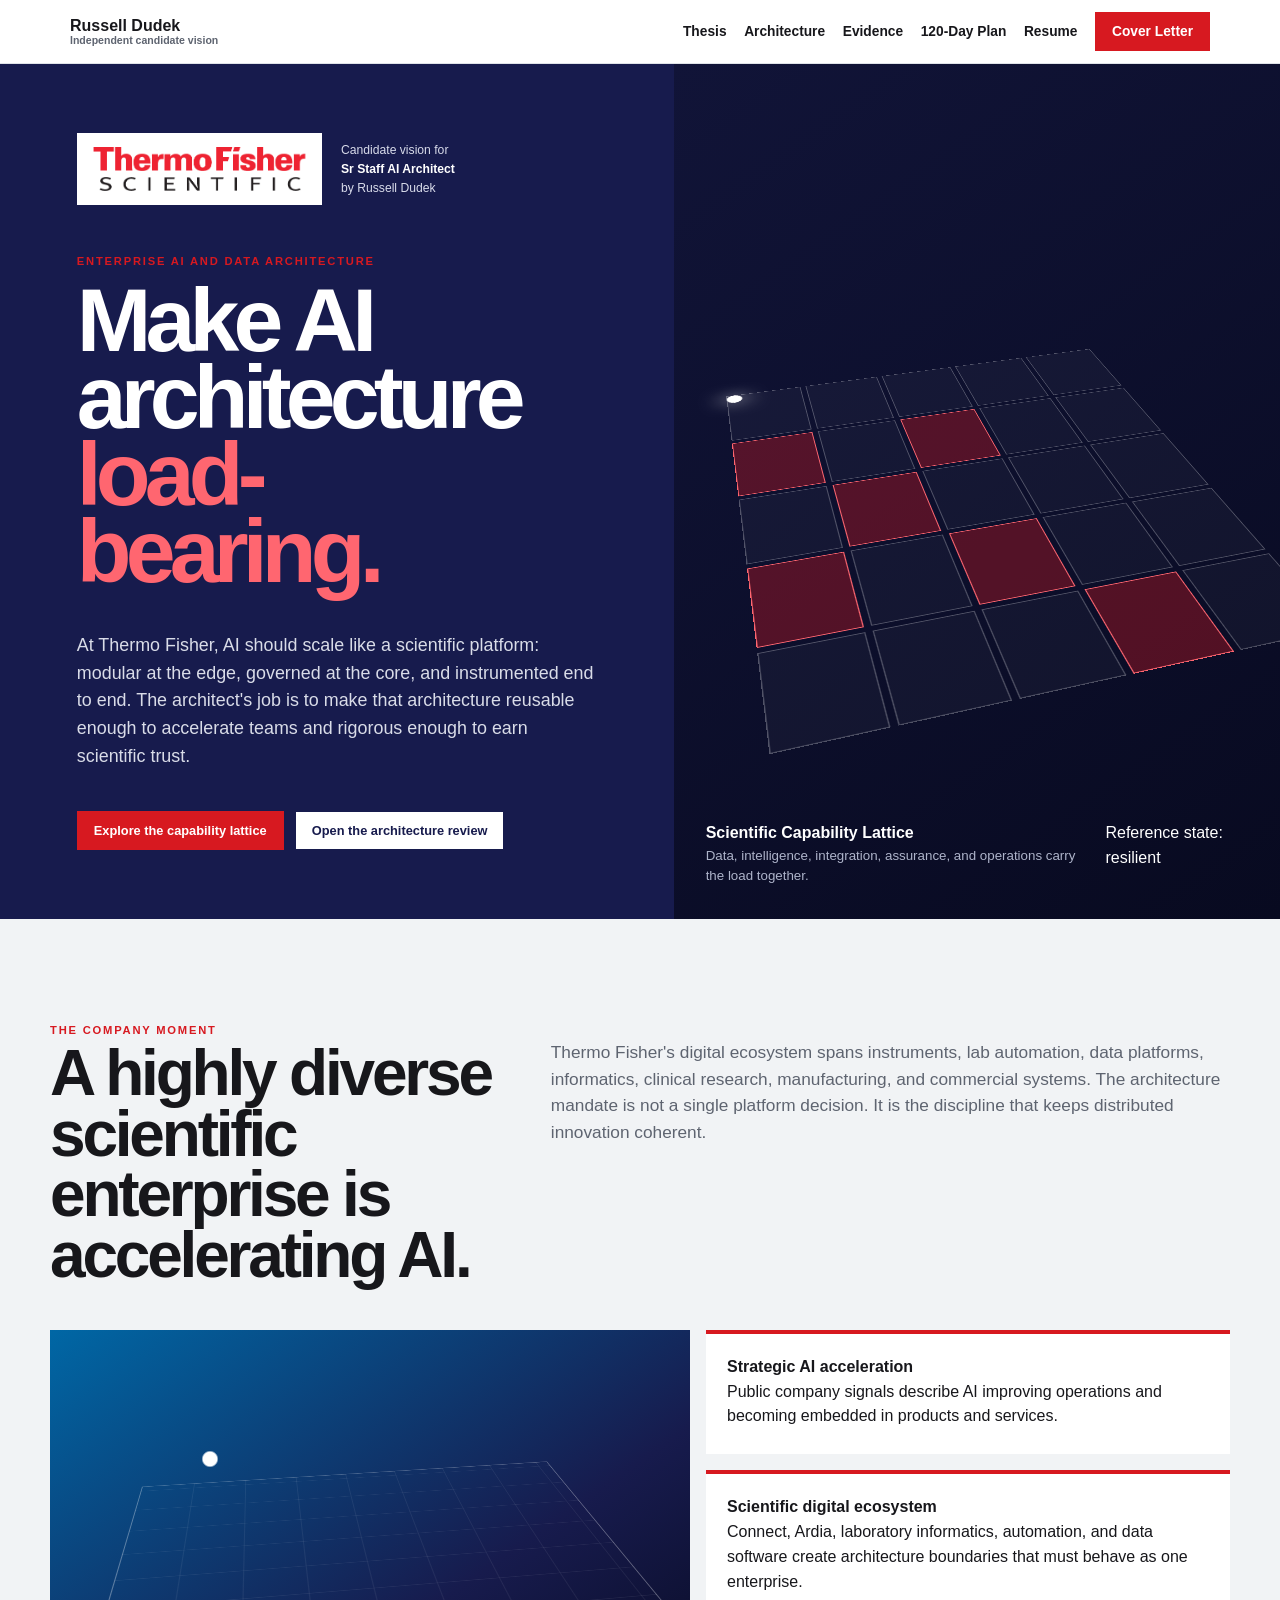
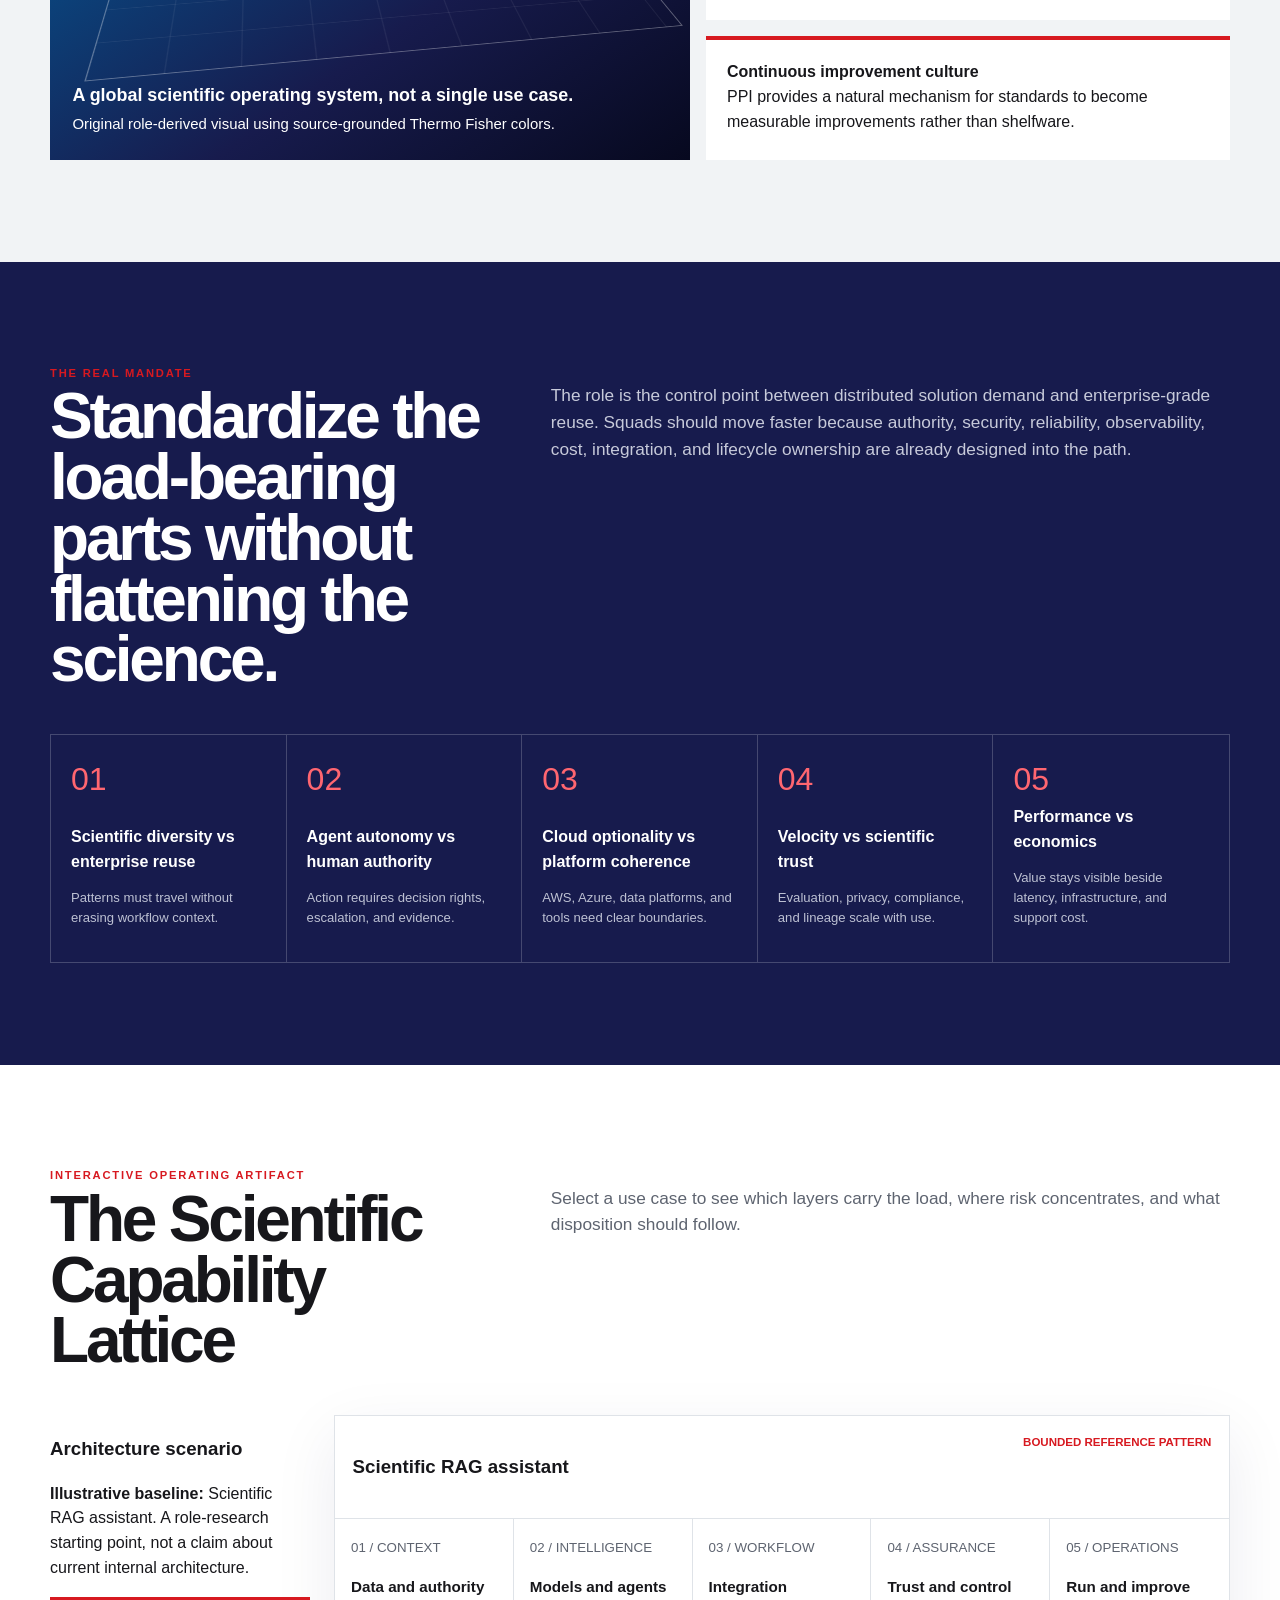
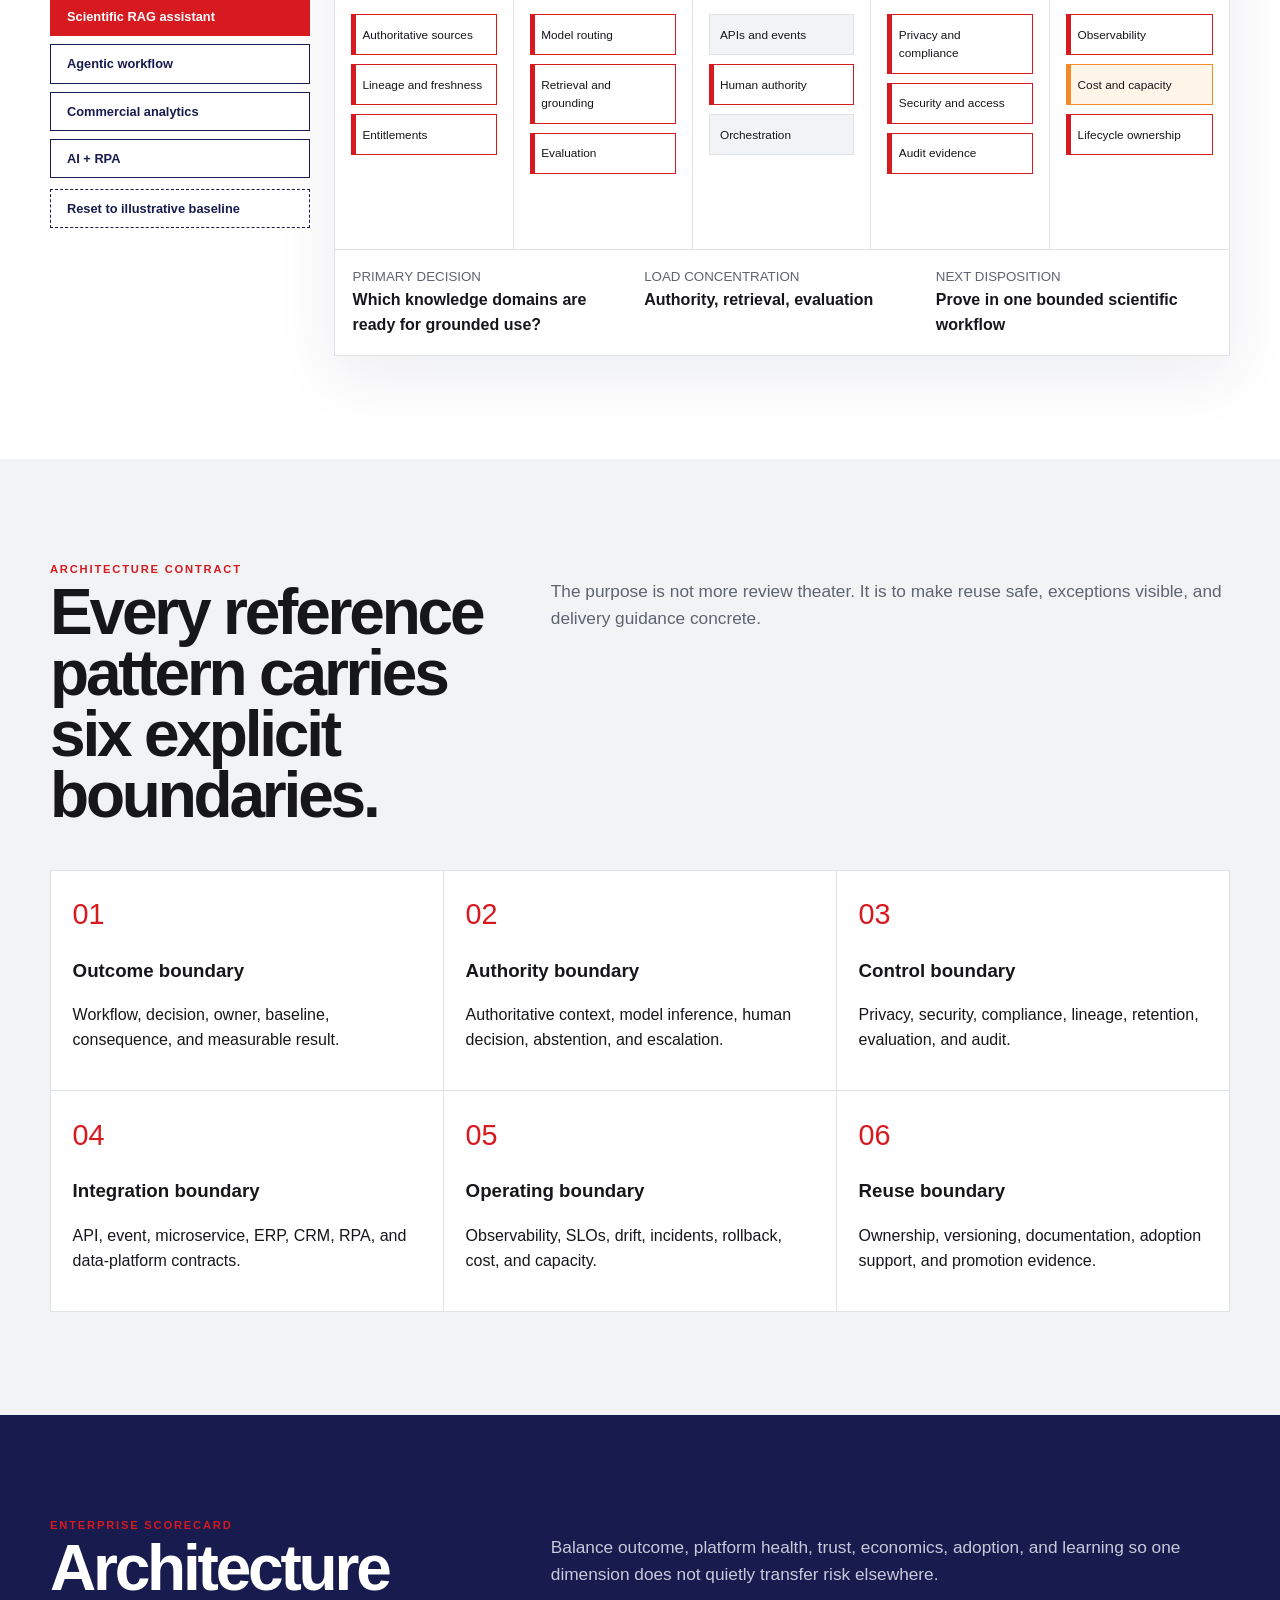
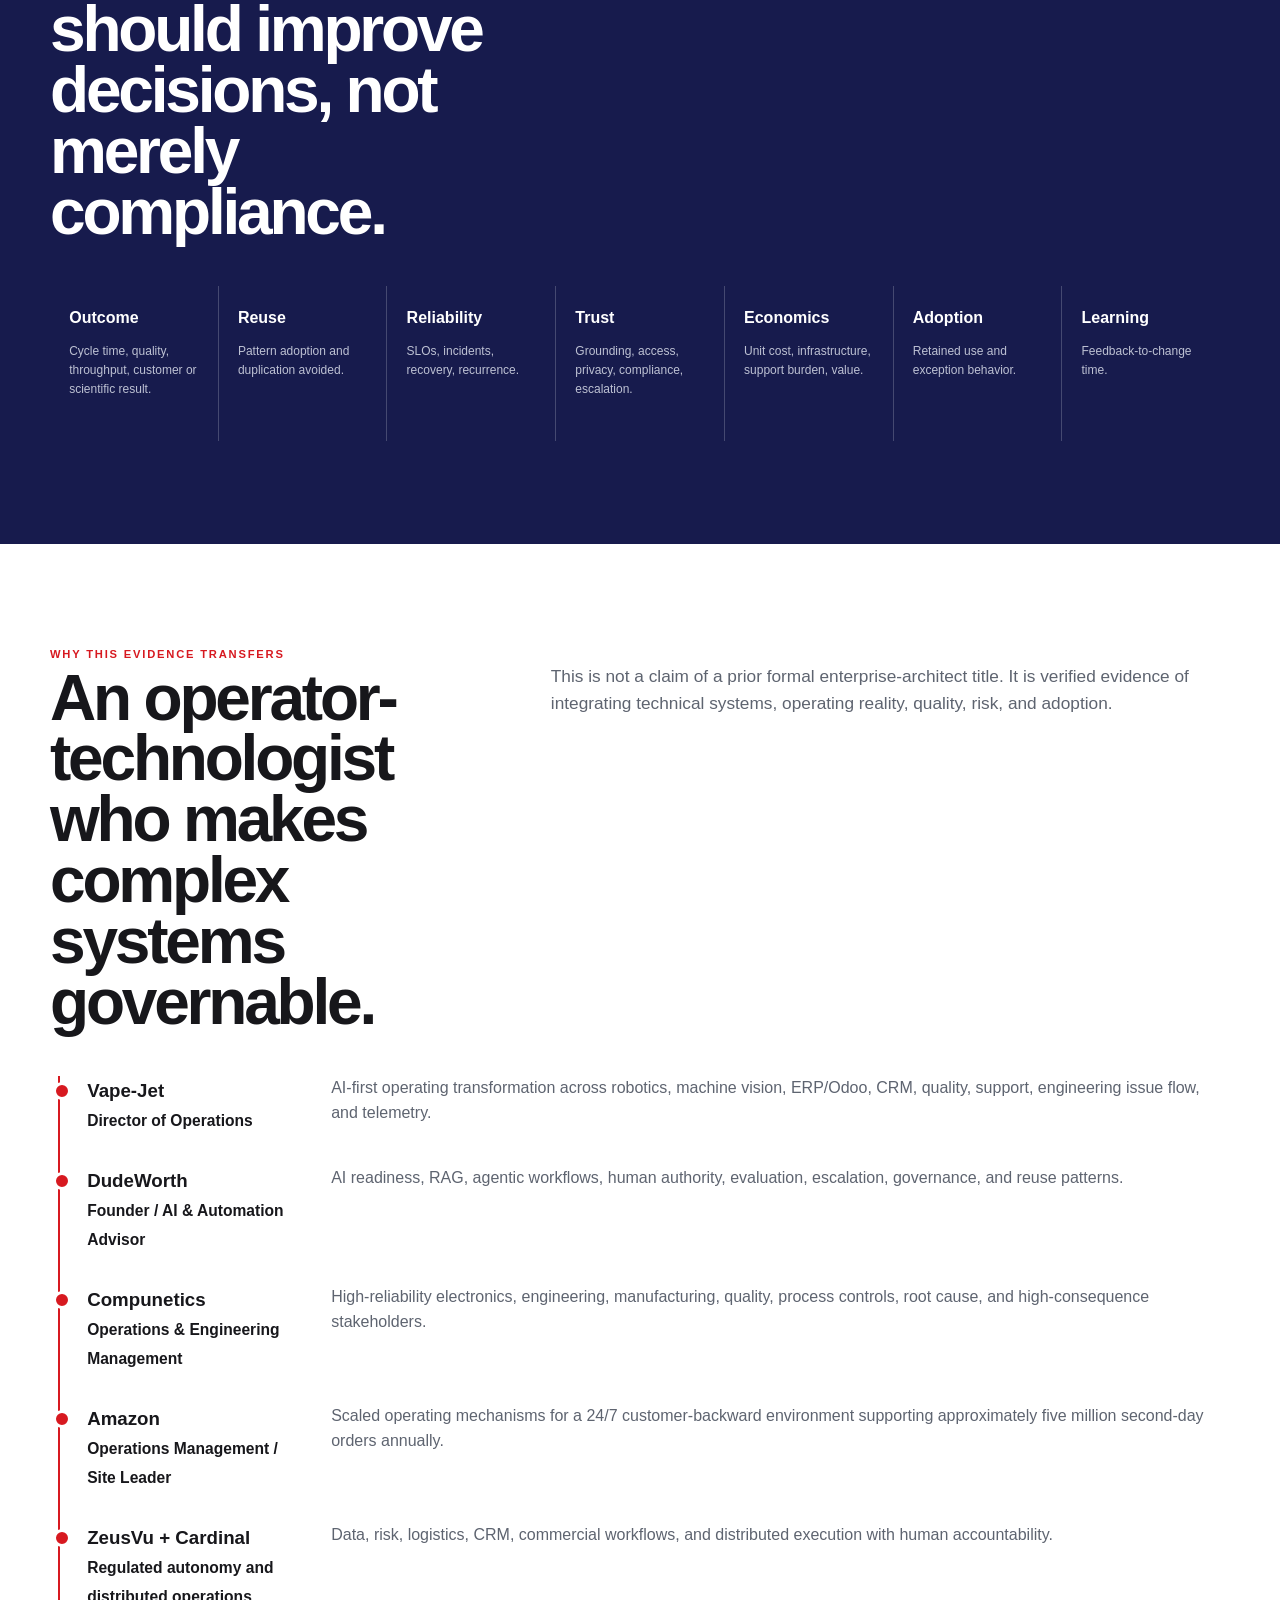
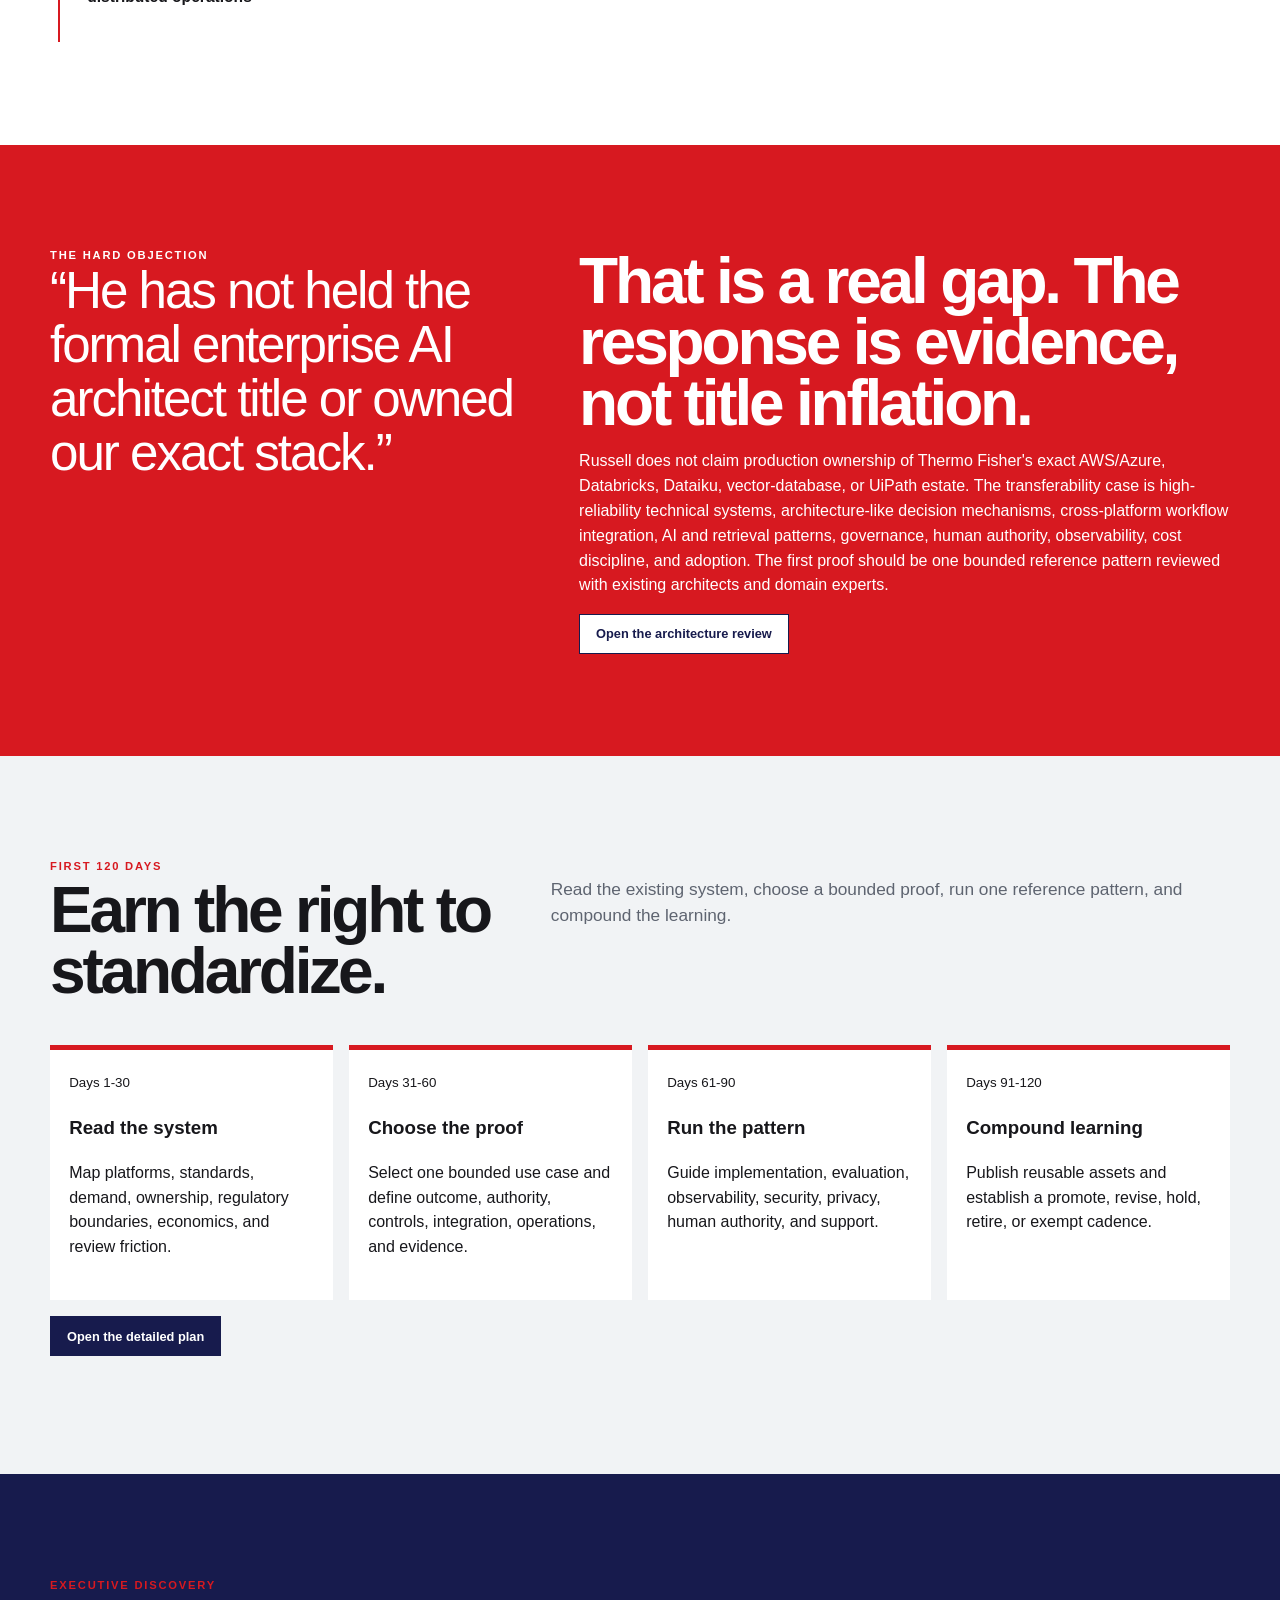
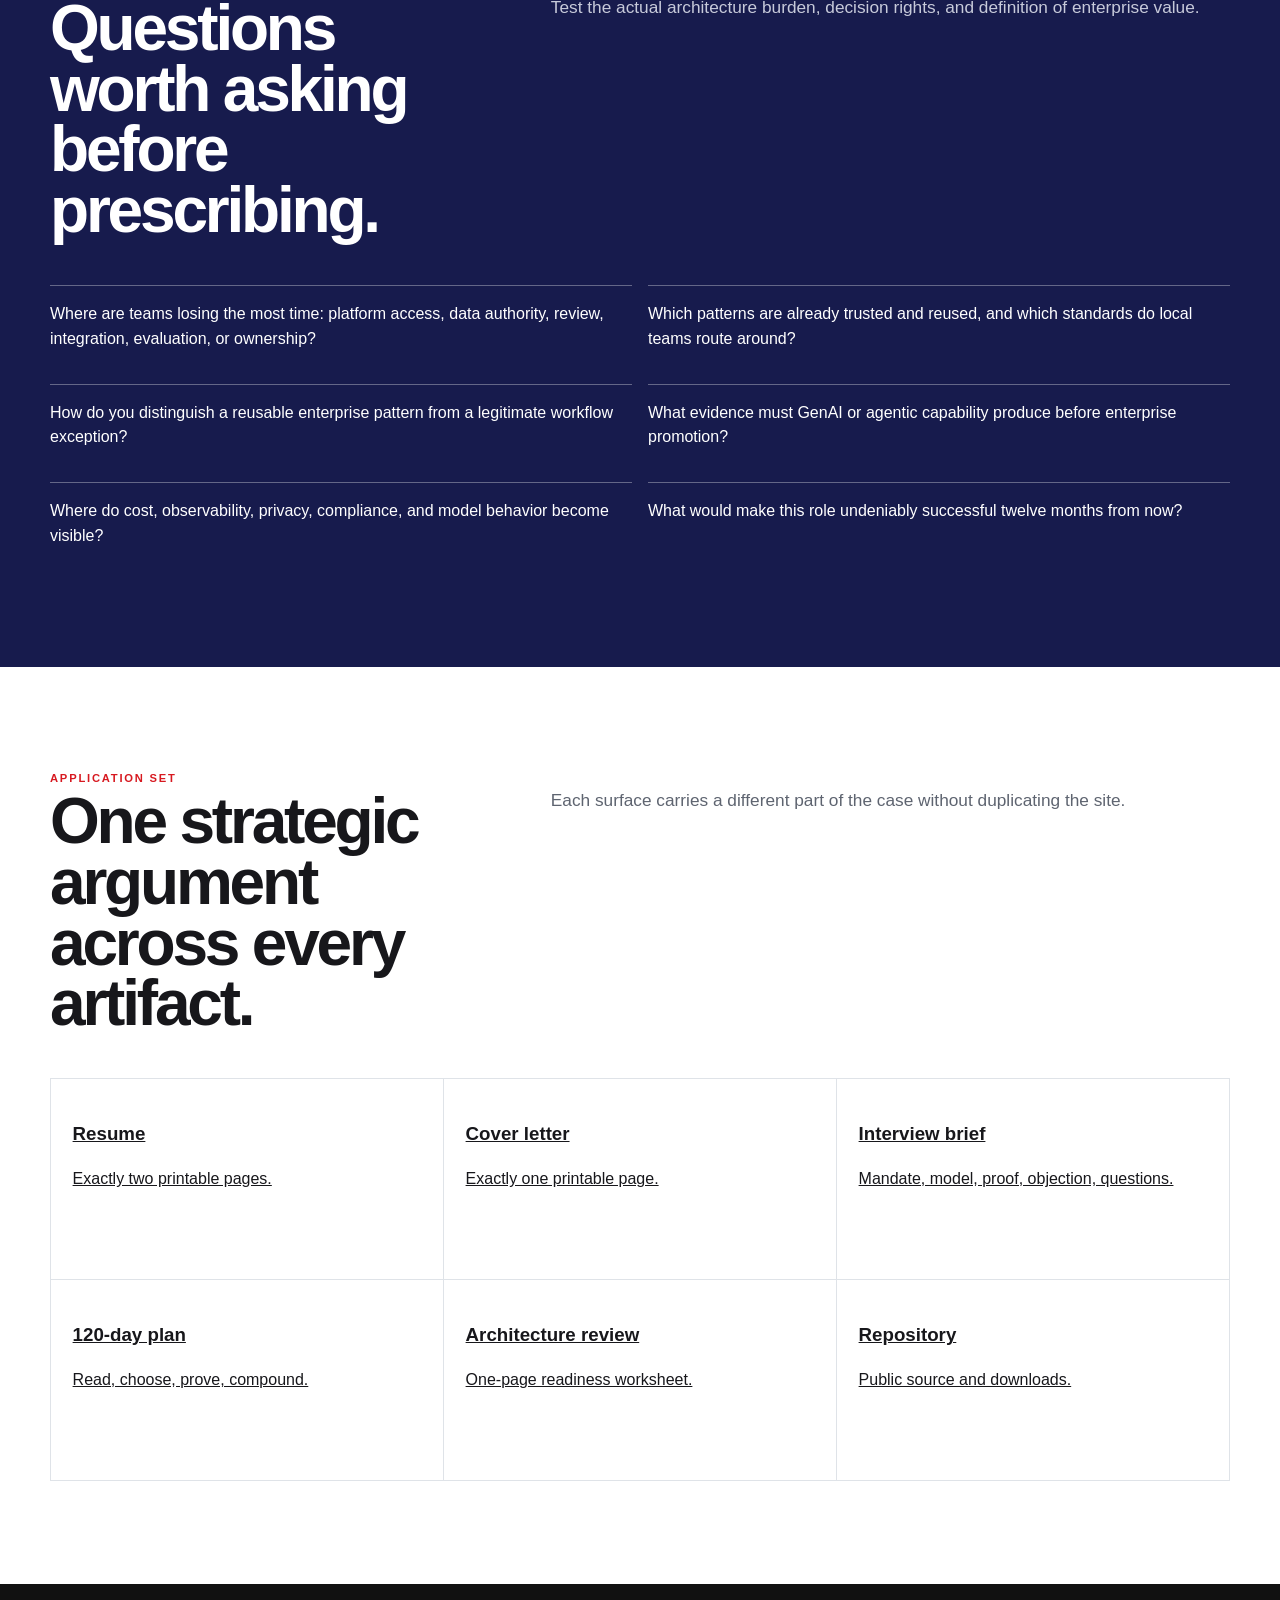
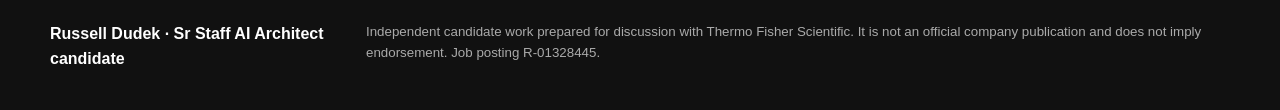
<file: index.html>
<!doctype html><html lang="en"><head><meta charset="utf-8"><meta name="viewport" content="width=device-width,initial-scale=1"><title>Thermo Fisher Scientific | Sr Staff AI Architect Candidate Vision</title><meta name="description" content="Russell Dudek presents an independent candidate vision for enterprise AI and data architecture at Thermo Fisher Scientific."><link rel="icon" href="assets/brand/thermo-fisher-wordmark.png"><link rel="stylesheet" href="brand-tokens.css"><link rel="stylesheet" href="styles.css"></head><body><a class="skip" href="#main">Skip to content</a><header class="site-header"><div class="nav"><a class="candidate" href="index.html">Russell Dudek<small>Independent candidate vision</small></a><button class="menu-button" aria-expanded="false" aria-controls="primary-nav">Menu</button><nav class="nav-links" id="primary-nav" aria-label="Primary"><a href="#thesis">Thesis</a><a href="#architecture">Architecture</a><a href="#evidence">Evidence</a><a href="120-day-plan.html">120-Day Plan</a><a href="resume.html">Resume</a><a class="button primary" href="cover-letter.html">Cover Letter</a></nav></div></header><main id="main"><section class="hero"><div class="hero-copy"><div class="lockup"><img src="assets/brand/thermo-fisher-wordmark.png" alt="Thermo Fisher Scientific"><div class="qualifier">Candidate vision for<br><strong>Sr Staff AI Architect</strong><br>by Russell Dudek</div></div><div class="eyebrow">Enterprise AI and data architecture</div><h1>Make AI architecture <span>load-bearing.</span></h1><p class="lede">At Thermo Fisher, AI should scale like a scientific platform: modular at the edge, governed at the core, and instrumented end to end. The architect's job is to make that architecture reusable enough to accelerate teams and rigorous enough to earn scientific trust.</p><div class="actions"><a class="button primary" href="#architecture">Explore the capability lattice</a><a class="button" href="architecture-review.html">Open the architecture review</a></div></div><div class="hero-visual" aria-label="Animated scientific capability lattice"><div class="lattice" aria-hidden="true"> <!-- 25 load cells -->
<div class="cell"></div><div class="cell"></div><div class="cell"></div><div class="cell"></div><div class="cell"></div><div class="cell"></div><div class="cell"></div><div class="cell"></div><div class="cell"></div><div class="cell"></div><div class="cell"></div><div class="cell"></div><div class="cell"></div><div class="cell"></div><div class="cell"></div><div class="cell"></div><div class="cell"></div><div class="cell"></div><div class="cell"></div><div class="cell"></div><div class="cell"></div><div class="cell"></div><div class="cell"></div><div class="cell"></div><div class="cell"></div><span class="signal"></span></div><div class="visual-label"><div><strong>Scientific Capability Lattice</strong><small>Data, intelligence, integration, assurance, and operations carry the load together.</small></div><div>Reference state: resilient</div></div></div></section><section class="section soft" id="thesis"><div class="inner"><div class="section-head"><div><div class="eyebrow">The company moment</div><h2>A highly diverse scientific enterprise is accelerating AI.</h2></div><p class="intro">Thermo Fisher's digital ecosystem spans instruments, lab automation, data platforms, informatics, clinical research, manufacturing, and commercial systems. The architecture mandate is not a single platform decision. It is the discipline that keeps distributed innovation coherent.</p></div><div class="moment"><div class="systems-field"><div class="caption"><strong>A global scientific operating system, not a single use case.</strong><br><small>Original role-derived visual using source-grounded Thermo Fisher colors.</small></div></div><div class="notes"><div class="note"><strong>Strategic AI acceleration</strong>Public company signals describe AI improving operations and becoming embedded in products and services.</div><div class="note"><strong>Scientific digital ecosystem</strong>Connect, Ardia, laboratory informatics, automation, and data software create architecture boundaries that must behave as one enterprise.</div><div class="note"><strong>Continuous improvement culture</strong>PPI provides a natural mechanism for standards to become measurable improvements rather than shelfware.</div></div></div></div></section><section class="section dark"><div class="inner"><div class="section-head"><div><div class="eyebrow">The real mandate</div><h2>Standardize the load-bearing parts without flattening the science.</h2></div><p class="intro">The role is the control point between distributed solution demand and enterprise-grade reuse. Squads should move faster because authority, security, reliability, observability, cost, integration, and lifecycle ownership are already designed into the path.</p></div><div class="tensions"><div class="tension"><span>01</span><b>Scientific diversity vs enterprise reuse</b><p>Patterns must travel without erasing workflow context.</p></div><div class="tension"><span>02</span><b>Agent autonomy vs human authority</b><p>Action requires decision rights, escalation, and evidence.</p></div><div class="tension"><span>03</span><b>Cloud optionality vs platform coherence</b><p>AWS, Azure, data platforms, and tools need clear boundaries.</p></div><div class="tension"><span>04</span><b>Velocity vs scientific trust</b><p>Evaluation, privacy, compliance, and lineage scale with use.</p></div><div class="tension"><span>05</span><b>Performance vs economics</b><p>Value stays visible beside latency, infrastructure, and support cost.</p></div></div></div></section><section class="section" id="architecture"><div class="inner"><div class="section-head"><div><div class="eyebrow">Interactive operating artifact</div><h2>The Scientific Capability Lattice</h2></div><p class="intro">Select a use case to see which layers carry the load, where risk concentrates, and what disposition should follow.</p></div><div class="lab"><aside class="scenario-panel"><h3>Architecture scenario</h3><p><strong>Illustrative baseline:</strong> Scientific RAG assistant. A role-research starting point, not a claim about current internal architecture.</p><div class="scenario-buttons" role="tablist" aria-label="Architecture scenarios"><button class="scenario-button" role="tab" aria-selected="true" data-scenario="rag">Scientific RAG assistant</button><button class="scenario-button" role="tab" aria-selected="false" data-scenario="agent">Agentic workflow</button><button class="scenario-button" role="tab" aria-selected="false" data-scenario="analytics">Commercial analytics</button><button class="scenario-button" role="tab" aria-selected="false" data-scenario="rpa">AI + RPA</button></div><button class="reset" type="button" data-reset-scenarios>Reset to illustrative baseline</button></aside><div class="board" aria-live="polite"><div class="board-head"><h3 id="scenario-title">Scientific RAG assistant</h3><span class="board-state" id="scenario-state">Bounded reference pattern</span></div><div class="layers"><div class="layer"><small>01 / CONTEXT</small><h3>Data and authority</h3><ul><li data-item="sources">Authoritative sources</li><li data-item="lineage">Lineage and freshness</li><li data-item="entitlements">Entitlements</li></ul></div><div class="layer"><small>02 / INTELLIGENCE</small><h3>Models and agents</h3><ul><li data-item="model">Model routing</li><li data-item="retrieval">Retrieval and grounding</li><li data-item="evaluation">Evaluation</li></ul></div><div class="layer"><small>03 / WORKFLOW</small><h3>Integration</h3><ul><li data-item="api">APIs and events</li><li data-item="human">Human authority</li><li data-item="orchestration">Orchestration</li></ul></div><div class="layer"><small>04 / ASSURANCE</small><h3>Trust and control</h3><ul><li data-item="privacy">Privacy and compliance</li><li data-item="security">Security and access</li><li data-item="audit">Audit evidence</li></ul></div><div class="layer"><small>05 / OPERATIONS</small><h3>Run and improve</h3><ul><li data-item="observability">Observability</li><li data-item="cost">Cost and capacity</li><li data-item="ownership">Lifecycle ownership</li></ul></div></div><div class="readout"><div><small>Primary decision</small><b id="decision">Which knowledge domains are ready for grounded use?</b></div><div><small>Load concentration</small><b id="load">Authority, retrieval, evaluation</b></div><div><small>Next disposition</small><b id="disposition">Prove in one bounded scientific workflow</b></div></div></div></div></div></section><section class="section soft"><div class="inner"><div class="section-head"><div><div class="eyebrow">Architecture contract</div><h2>Every reference pattern carries six explicit boundaries.</h2></div><p class="intro">The purpose is not more review theater. It is to make reuse safe, exceptions visible, and delivery guidance concrete.</p></div><div class="cards"><div class="card"><div class="num">01</div><h3>Outcome boundary</h3><p>Workflow, decision, owner, baseline, consequence, and measurable result.</p></div><div class="card"><div class="num">02</div><h3>Authority boundary</h3><p>Authoritative context, model inference, human decision, abstention, and escalation.</p></div><div class="card"><div class="num">03</div><h3>Control boundary</h3><p>Privacy, security, compliance, lineage, retention, evaluation, and audit.</p></div><div class="card"><div class="num">04</div><h3>Integration boundary</h3><p>API, event, microservice, ERP, CRM, RPA, and data-platform contracts.</p></div><div class="card"><div class="num">05</div><h3>Operating boundary</h3><p>Observability, SLOs, drift, incidents, rollback, cost, and capacity.</p></div><div class="card"><div class="num">06</div><h3>Reuse boundary</h3><p>Ownership, versioning, documentation, adoption support, and promotion evidence.</p></div></div></div></section><section class="section dark"><div class="inner"><div class="section-head"><div><div class="eyebrow">Enterprise scorecard</div><h2>Architecture should improve decisions, not merely compliance.</h2></div><p class="intro">Balance outcome, platform health, trust, economics, adoption, and learning so one dimension does not quietly transfer risk elsewhere.</p></div><div class="metrics"><div class="metric"><b>Outcome</b><p>Cycle time, quality, throughput, customer or scientific result.</p></div><div class="metric"><b>Reuse</b><p>Pattern adoption and duplication avoided.</p></div><div class="metric"><b>Reliability</b><p>SLOs, incidents, recovery, recurrence.</p></div><div class="metric"><b>Trust</b><p>Grounding, access, privacy, compliance, escalation.</p></div><div class="metric"><b>Economics</b><p>Unit cost, infrastructure, support burden, value.</p></div><div class="metric"><b>Adoption</b><p>Retained use and exception behavior.</p></div><div class="metric"><b>Learning</b><p>Feedback-to-change time.</p></div></div></div></section><section class="section" id="evidence"><div class="inner"><div class="section-head"><div><div class="eyebrow">Why this evidence transfers</div><h2>An operator-technologist who makes complex systems governable.</h2></div><p class="intro">This is not a claim of a prior formal enterprise-architect title. It is verified evidence of integrating technical systems, operating reality, quality, risk, and adoption.</p></div><div class="timeline"><div class="proof"><h3>Vape-Jet<br><small>Director of Operations</small></h3><p>AI-first operating transformation across robotics, machine vision, ERP/Odoo, CRM, quality, support, engineering issue flow, and telemetry.</p></div><div class="proof"><h3>DudeWorth<br><small>Founder / AI & Automation Advisor</small></h3><p>AI readiness, RAG, agentic workflows, human authority, evaluation, escalation, governance, and reuse patterns.</p></div><div class="proof"><h3>Compunetics<br><small>Operations & Engineering Management</small></h3><p>High-reliability electronics, engineering, manufacturing, quality, process controls, root cause, and high-consequence stakeholders.</p></div><div class="proof"><h3>Amazon<br><small>Operations Management / Site Leader</small></h3><p>Scaled operating mechanisms for a 24/7 customer-backward environment supporting approximately five million second-day orders annually.</p></div><div class="proof"><h3>ZeusVu + Cardinal<br><small>Regulated autonomy and distributed operations</small></h3><p>Data, risk, logistics, CRM, commercial workflows, and distributed execution with human accountability.</p></div></div></div></section><section class="section red"><div class="inner objection"><div><div class="eyebrow" style="color:#fff">The hard objection</div><div class="quote">“He has not held the formal enterprise AI architect title or owned our exact stack.”</div></div><div><h2>That is a real gap. The response is evidence, not title inflation.</h2><p>Russell does not claim production ownership of Thermo Fisher's exact AWS/Azure, Databricks, Dataiku, vector-database, or UiPath estate. The transferability case is high-reliability technical systems, architecture-like decision mechanisms, cross-platform workflow integration, AI and retrieval patterns, governance, human authority, observability, cost discipline, and adoption. The first proof should be one bounded reference pattern reviewed with existing architects and domain experts.</p><a class="button" href="architecture-review.html">Open the architecture review</a></div></div></section><section class="section soft"><div class="inner"><div class="section-head"><div><div class="eyebrow">First 120 days</div><h2>Earn the right to standardize.</h2></div><p class="intro">Read the existing system, choose a bounded proof, run one reference pattern, and compound the learning.</p></div><div class="roadmap"><div class="phase"><small>Days 1-30</small><h3>Read the system</h3><p>Map platforms, standards, demand, ownership, regulatory boundaries, economics, and review friction.</p></div><div class="phase"><small>Days 31-60</small><h3>Choose the proof</h3><p>Select one bounded use case and define outcome, authority, controls, integration, operations, and evidence.</p></div><div class="phase"><small>Days 61-90</small><h3>Run the pattern</h3><p>Guide implementation, evaluation, observability, security, privacy, human authority, and support.</p></div><div class="phase"><small>Days 91-120</small><h3>Compound learning</h3><p>Publish reusable assets and establish a promote, revise, hold, retire, or exempt cadence.</p></div></div><p><a class="button dark" href="120-day-plan.html">Open the detailed plan</a></p></div></section><section class="section dark"><div class="inner"><div class="section-head"><div><div class="eyebrow">Executive discovery</div><h2>Questions worth asking before prescribing.</h2></div><p class="intro">Test the actual architecture burden, decision rights, and definition of enterprise value.</p></div><div class="questions"><div class="question">Where are teams losing the most time: platform access, data authority, review, integration, evaluation, or ownership?</div><div class="question">Which patterns are already trusted and reused, and which standards do local teams route around?</div><div class="question">How do you distinguish a reusable enterprise pattern from a legitimate workflow exception?</div><div class="question">What evidence must GenAI or agentic capability produce before enterprise promotion?</div><div class="question">Where do cost, observability, privacy, compliance, and model behavior become visible?</div><div class="question">What would make this role undeniably successful twelve months from now?</div></div></div></section><section class="section"><div class="inner"><div class="section-head"><div><div class="eyebrow">Application set</div><h2>One strategic argument across every artifact.</h2></div><p class="intro">Each surface carries a different part of the case without duplicating the site.</p></div><div class="cards"><a class="card" href="resume.html"><h3>Resume</h3><p>Exactly two printable pages.</p></a><a class="card" href="cover-letter.html"><h3>Cover letter</h3><p>Exactly one printable page.</p></a><a class="card" href="interview-brief.html"><h3>Interview brief</h3><p>Mandate, model, proof, objection, questions.</p></a><a class="card" href="120-day-plan.html"><h3>120-day plan</h3><p>Read, choose, prove, compound.</p></a><a class="card" href="architecture-review.html"><h3>Architecture review</h3><p>One-page readiness worksheet.</p></a><a class="card" href="https://github.com/russelldudek/thermo"><h3>Repository</h3><p>Public source and downloads.</p></a></div></div></section></main><footer class="footer"><div class="inner"><strong>Russell Dudek · Sr Staff AI Architect candidate</strong><small>Independent candidate work prepared for discussion with Thermo Fisher Scientific. It is not an official company publication and does not imply endorsement. Job posting R-01328445.</small></div></footer><script src="app.js"></script></body></html>
</file>
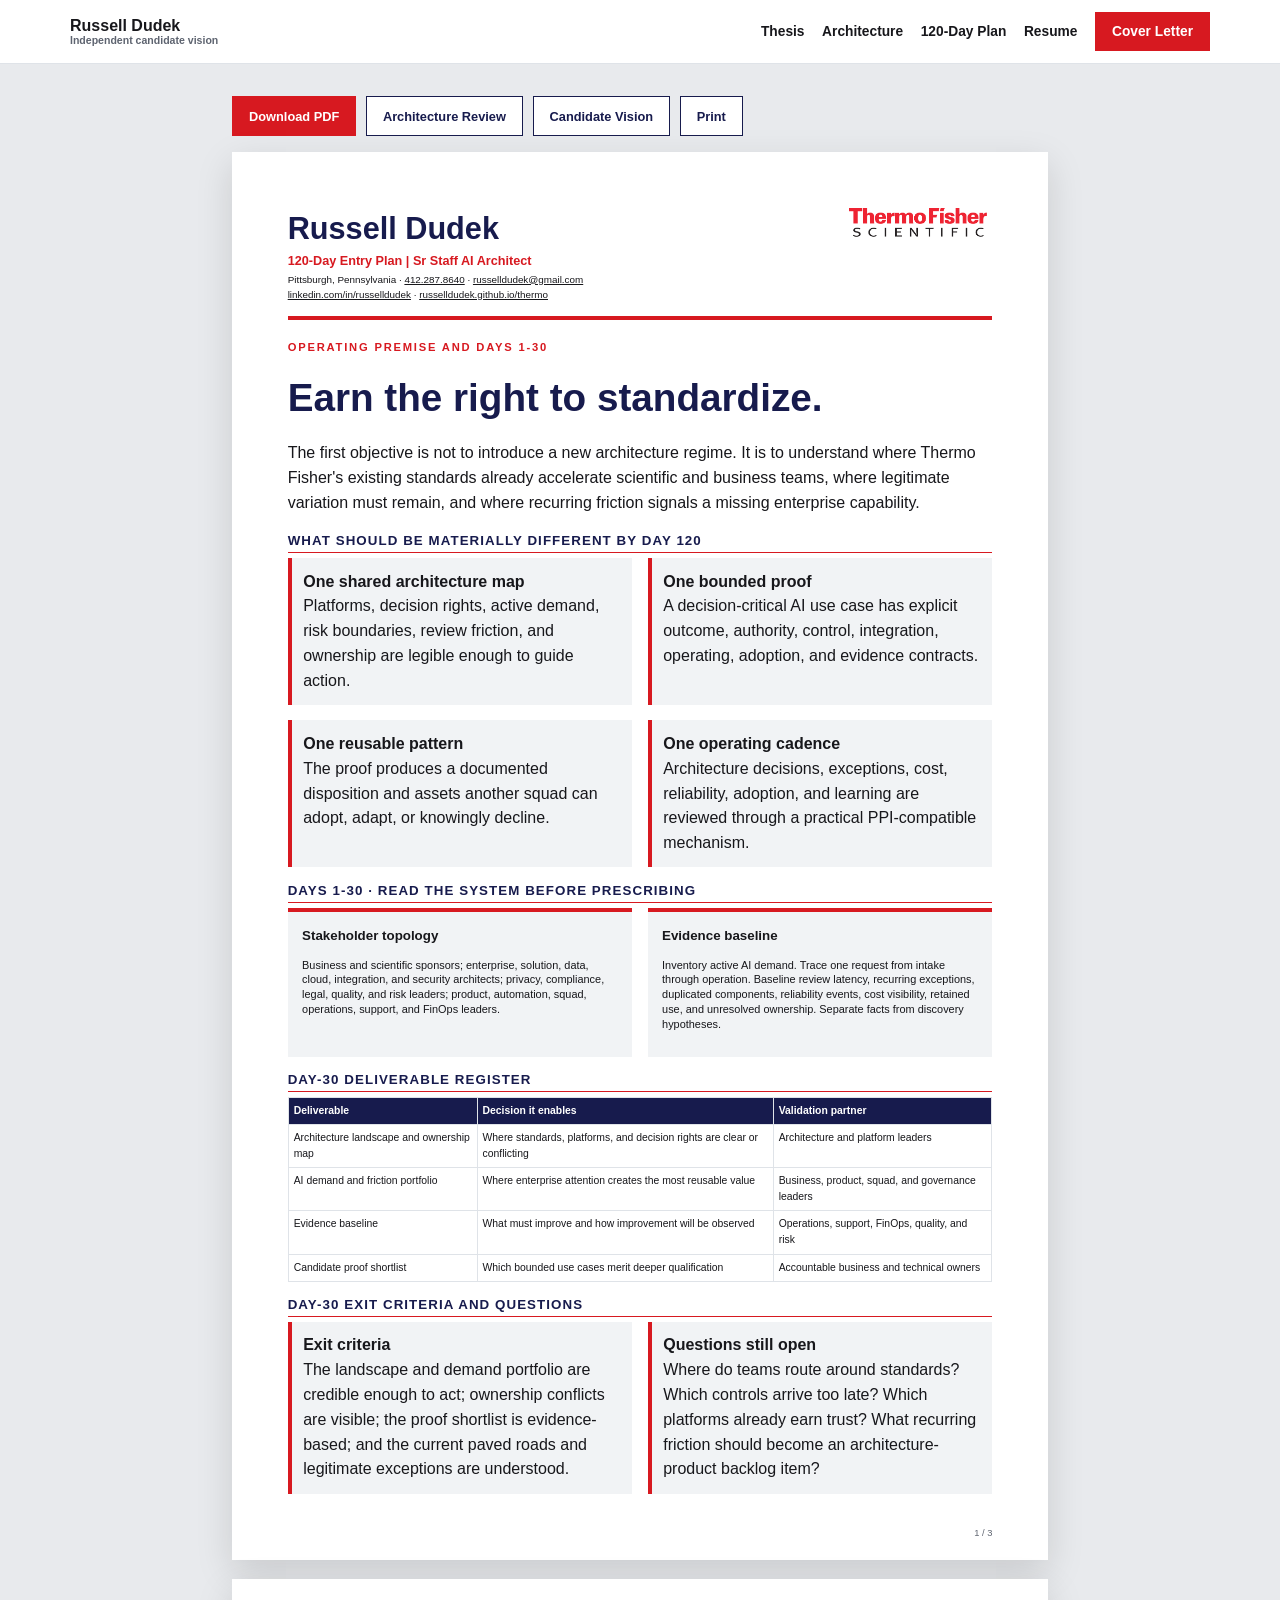
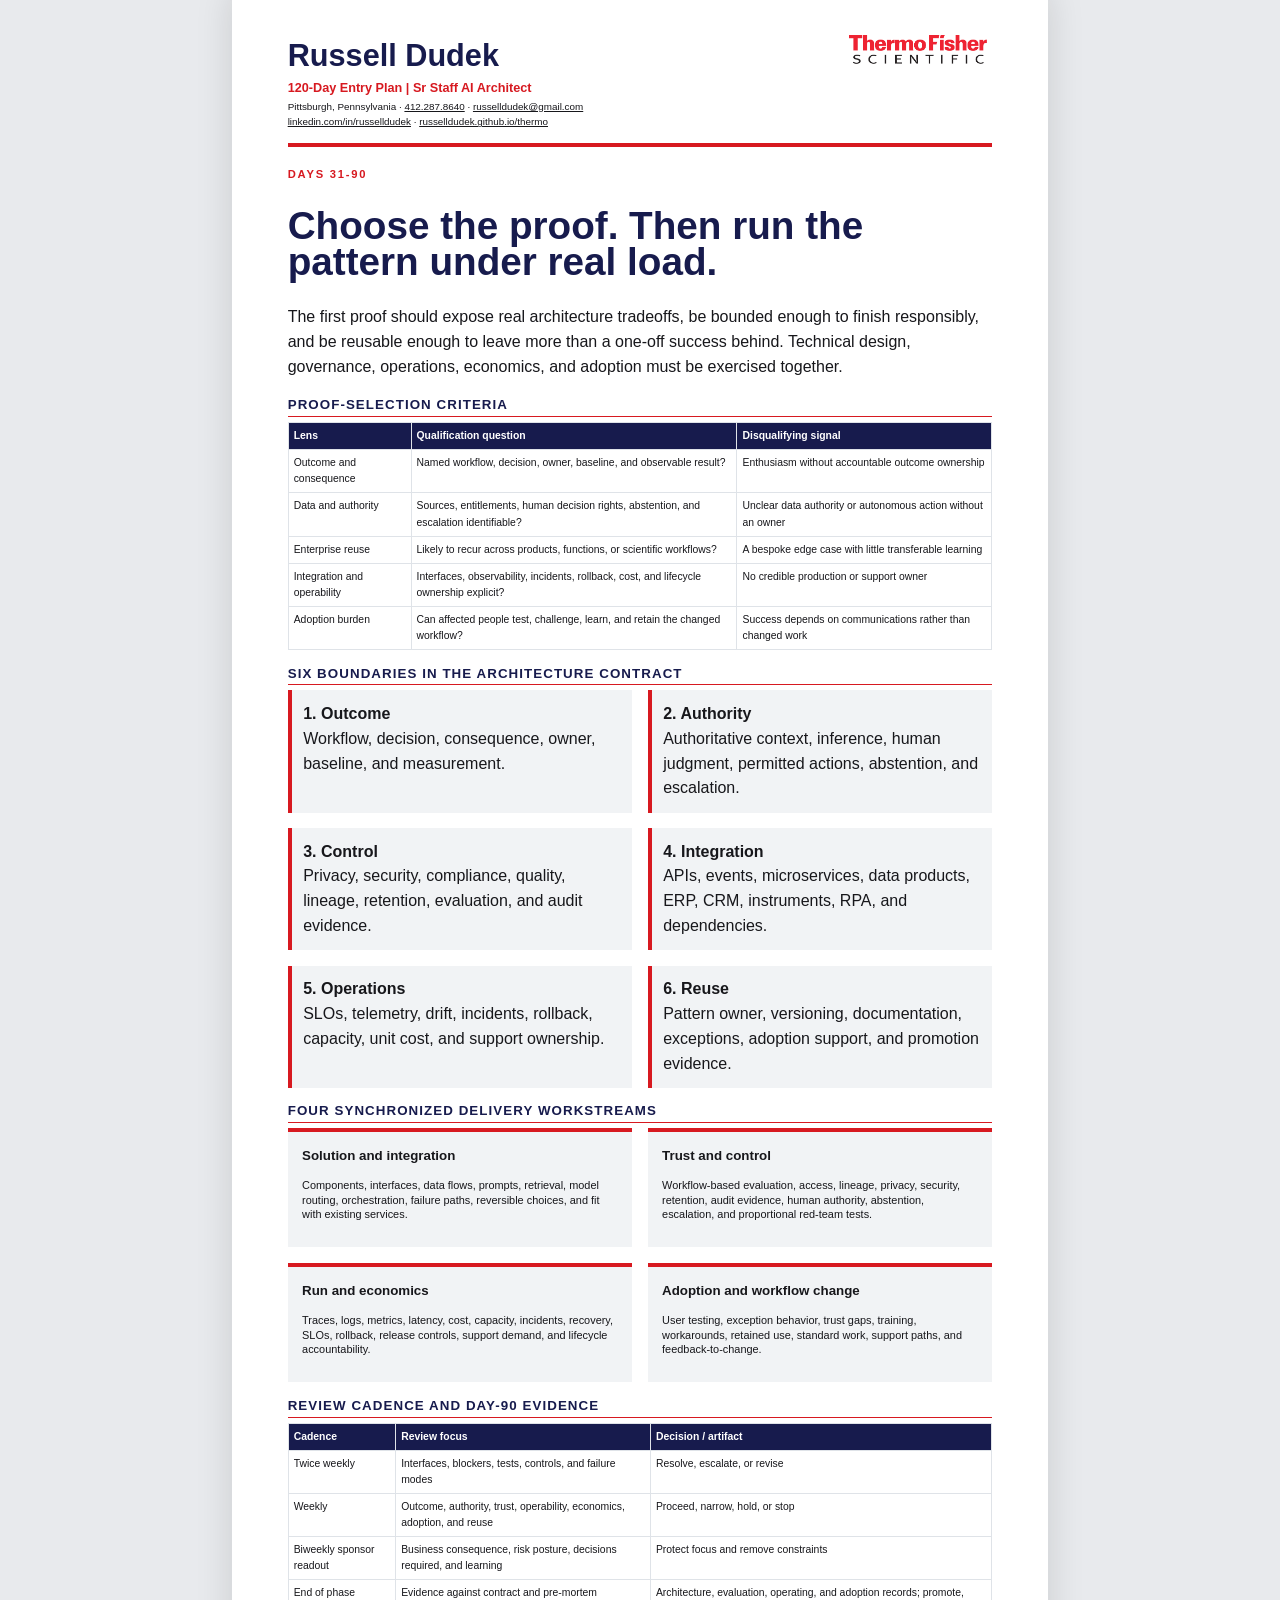
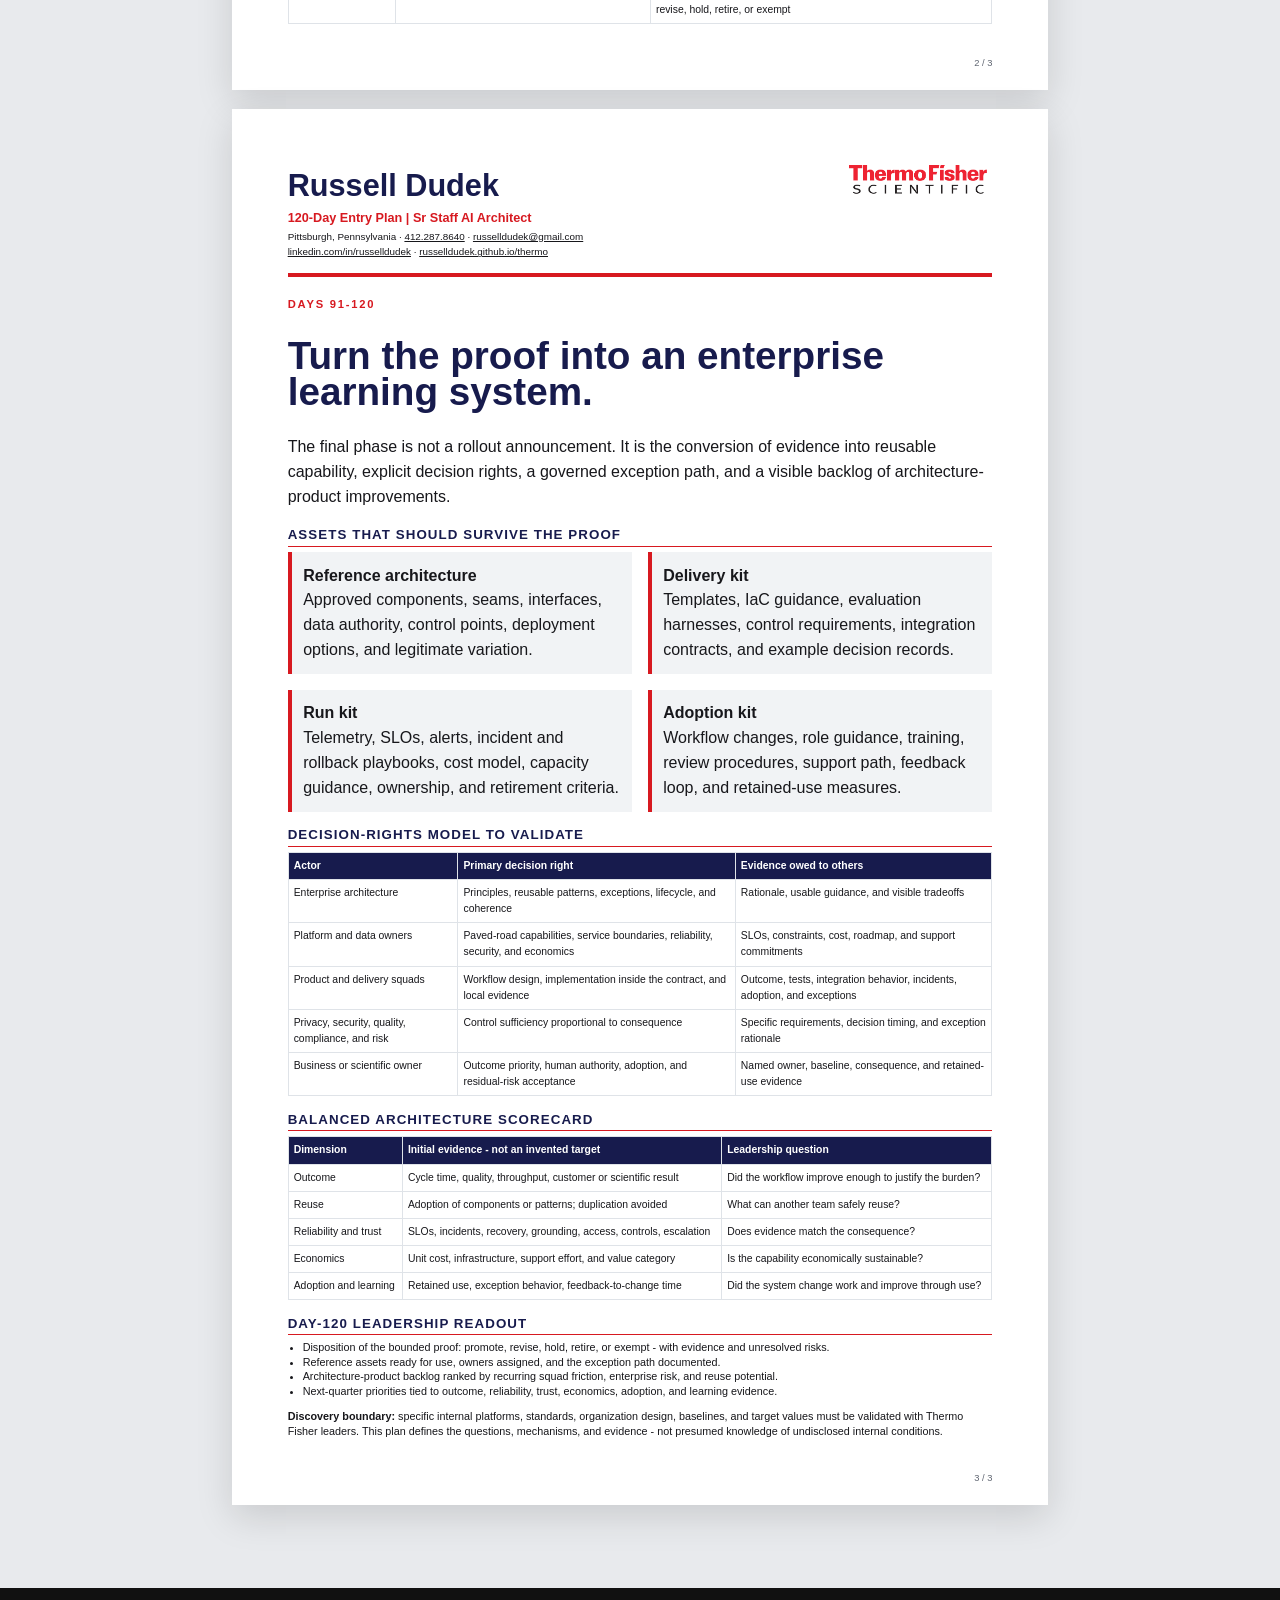
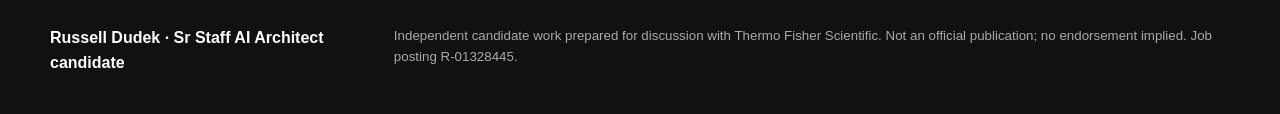
<file: 120-day-plan.html>
<!doctype html>
<html lang="en">
<head>
  <meta charset="utf-8">
  <meta name="viewport" content="width=device-width,initial-scale=1">
  <title>Thermo Fisher | 120-Day Entry Plan</title>
  <meta name="description" content="A detailed 120-day entry plan for the Sr Staff AI Architect role at Thermo Fisher Scientific.">
  <link rel="icon" href="assets/brand/thermo-fisher-wordmark.png">
  <link rel="stylesheet" href="brand-tokens.css">
  <link rel="stylesheet" href="styles.css">
</head>
<body>
<a class="skip" href="#main">Skip to content</a>
<header class="site-header">
  <div class="nav">
    <a class="candidate" href="index.html">Russell Dudek<small>Independent candidate vision</small></a>
    <button class="menu-button" aria-expanded="false" aria-controls="primary-nav">Menu</button>
    <nav class="nav-links" id="primary-nav" aria-label="Primary">
      <a href="index.html#thesis">Thesis</a>
      <a href="index.html#architecture">Architecture</a>
      <a href="120-day-plan.html">120-Day Plan</a>
      <a href="resume.html">Resume</a>
      <a class="button primary" href="cover-letter.html">Cover Letter</a>
    </nav>
  </div>
</header>
<main class="document-shell" id="main">
  <div class="doc-actions">
    <a class="button primary" href="docs/Russell-Dudek-Thermo-Fisher-120-Day-Plan.pdf">Download PDF</a>
    <a class="button" href="architecture-review.html">Architecture Review</a>
    <a class="button" href="index.html">Candidate Vision</a>
    <button class="button" onclick="window.print()">Print</button>
  </div>

  <section class="sheet">
    <header class="doc-head">
      <div>
        <div class="doc-name">Russell Dudek</div>
        <div class="doc-role">120-Day Entry Plan | Sr Staff AI Architect</div>
        <div class="doc-contact">Pittsburgh, Pennsylvania · <a href="tel:+14122878640">412.287.8640</a> · <a href="mailto:russelldudek@gmail.com">russelldudek@gmail.com</a><br><a href="https://www.linkedin.com/in/russelldudek">linkedin.com/in/russelldudek</a> · <a href="https://russelldudek.github.io/thermo/">russelldudek.github.io/thermo</a></div>
      </div>
      <img class="doc-logo" src="assets/brand/thermo-fisher-wordmark.png" alt="Thermo Fisher Scientific">
    </header>
    <div class="eyebrow">Operating premise and days 1-30</div>
    <h1 class="report-title">Earn the right to standardize.</h1>
    <p>The first objective is not to introduce a new architecture regime. It is to understand where Thermo Fisher's existing standards already accelerate scientific and business teams, where legitimate variation must remain, and where recurring friction signals a missing enterprise capability.</p>

    <section class="doc-section">
      <h2>What should be materially different by day 120</h2>
      <div class="report-grid">
        <div class="doc-card"><b>One shared architecture map</b><br>Platforms, decision rights, active demand, risk boundaries, review friction, and ownership are legible enough to guide action.</div>
        <div class="doc-card"><b>One bounded proof</b><br>A decision-critical AI use case has explicit outcome, authority, control, integration, operating, adoption, and evidence contracts.</div>
        <div class="doc-card"><b>One reusable pattern</b><br>The proof produces a documented disposition and assets another squad can adopt, adapt, or knowingly decline.</div>
        <div class="doc-card"><b>One operating cadence</b><br>Architecture decisions, exceptions, cost, reliability, adoption, and learning are reviewed through a practical PPI-compatible mechanism.</div>
      </div>
    </section>

    <section class="doc-section">
      <h2>Days 1-30 · Read the system before prescribing</h2>
      <div class="report-grid">
        <div class="report-card"><h3>Stakeholder topology</h3><p>Business and scientific sponsors; enterprise, solution, data, cloud, integration, and security architects; privacy, compliance, legal, quality, and risk leaders; product, automation, squad, operations, support, and FinOps leaders.</p></div>
        <div class="report-card"><h3>Evidence baseline</h3><p>Inventory active AI demand. Trace one request from intake through operation. Baseline review latency, recurring exceptions, duplicated components, reliability events, cost visibility, retained use, and unresolved ownership. Separate facts from discovery hypotheses.</p></div>
      </div>
    </section>

    <section class="doc-section">
      <h2>Day-30 deliverable register</h2>
      <table class="review-table">
        <tr><th>Deliverable</th><th>Decision it enables</th><th>Validation partner</th></tr>
        <tr><td>Architecture landscape and ownership map</td><td>Where standards, platforms, and decision rights are clear or conflicting</td><td>Architecture and platform leaders</td></tr>
        <tr><td>AI demand and friction portfolio</td><td>Where enterprise attention creates the most reusable value</td><td>Business, product, squad, and governance leaders</td></tr>
        <tr><td>Evidence baseline</td><td>What must improve and how improvement will be observed</td><td>Operations, support, FinOps, quality, and risk</td></tr>
        <tr><td>Candidate proof shortlist</td><td>Which bounded use cases merit deeper qualification</td><td>Accountable business and technical owners</td></tr>
      </table>
    </section>

    <section class="doc-section">
      <h2>Day-30 exit criteria and questions</h2>
      <div class="report-grid">
        <div class="doc-card"><b>Exit criteria</b><br>The landscape and demand portfolio are credible enough to act; ownership conflicts are visible; the proof shortlist is evidence-based; and the current paved roads and legitimate exceptions are understood.</div>
        <div class="doc-card"><b>Questions still open</b><br>Where do teams route around standards? Which controls arrive too late? Which platforms already earn trust? What recurring friction should become an architecture-product backlog item?</div>
      </div>
    </section>
    <div class="page-no">1 / 3</div>
  </section>

  <section class="sheet">
    <header class="doc-head">
      <div>
        <div class="doc-name">Russell Dudek</div>
        <div class="doc-role">120-Day Entry Plan | Sr Staff AI Architect</div>
        <div class="doc-contact">Pittsburgh, Pennsylvania · <a href="tel:+14122878640">412.287.8640</a> · <a href="mailto:russelldudek@gmail.com">russelldudek@gmail.com</a><br><a href="https://www.linkedin.com/in/russelldudek">linkedin.com/in/russelldudek</a> · <a href="https://russelldudek.github.io/thermo/">russelldudek.github.io/thermo</a></div>
      </div>
      <img class="doc-logo" src="assets/brand/thermo-fisher-wordmark.png" alt="Thermo Fisher Scientific">
    </header>
    <div class="eyebrow">Days 31-90</div>
    <h2 class="report-title">Choose the proof. Then run the pattern under real load.</h2>
    <p>The first proof should expose real architecture tradeoffs, be bounded enough to finish responsibly, and be reusable enough to leave more than a one-off success behind. Technical design, governance, operations, economics, and adoption must be exercised together.</p>

    <section class="doc-section">
      <h2>Proof-selection criteria</h2>
      <table class="review-table">
        <tr><th>Lens</th><th>Qualification question</th><th>Disqualifying signal</th></tr>
        <tr><td>Outcome and consequence</td><td>Named workflow, decision, owner, baseline, and observable result?</td><td>Enthusiasm without accountable outcome ownership</td></tr>
        <tr><td>Data and authority</td><td>Sources, entitlements, human decision rights, abstention, and escalation identifiable?</td><td>Unclear data authority or autonomous action without an owner</td></tr>
        <tr><td>Enterprise reuse</td><td>Likely to recur across products, functions, or scientific workflows?</td><td>A bespoke edge case with little transferable learning</td></tr>
        <tr><td>Integration and operability</td><td>Interfaces, observability, incidents, rollback, cost, and lifecycle ownership explicit?</td><td>No credible production or support owner</td></tr>
        <tr><td>Adoption burden</td><td>Can affected people test, challenge, learn, and retain the changed workflow?</td><td>Success depends on communications rather than changed work</td></tr>
      </table>
    </section>

    <section class="doc-section">
      <h2>Six boundaries in the architecture contract</h2>
      <div class="report-grid">
        <div class="doc-card"><b>1. Outcome</b><br>Workflow, decision, consequence, owner, baseline, and measurement.</div>
        <div class="doc-card"><b>2. Authority</b><br>Authoritative context, inference, human judgment, permitted actions, abstention, and escalation.</div>
        <div class="doc-card"><b>3. Control</b><br>Privacy, security, compliance, quality, lineage, retention, evaluation, and audit evidence.</div>
        <div class="doc-card"><b>4. Integration</b><br>APIs, events, microservices, data products, ERP, CRM, instruments, RPA, and dependencies.</div>
        <div class="doc-card"><b>5. Operations</b><br>SLOs, telemetry, drift, incidents, rollback, capacity, unit cost, and support ownership.</div>
        <div class="doc-card"><b>6. Reuse</b><br>Pattern owner, versioning, documentation, exceptions, adoption support, and promotion evidence.</div>
      </div>
    </section>

    <section class="doc-section">
      <h2>Four synchronized delivery workstreams</h2>
      <div class="report-grid">
        <div class="report-card"><h3>Solution and integration</h3><p>Components, interfaces, data flows, prompts, retrieval, model routing, orchestration, failure paths, reversible choices, and fit with existing services.</p></div>
        <div class="report-card"><h3>Trust and control</h3><p>Workflow-based evaluation, access, lineage, privacy, security, retention, audit evidence, human authority, abstention, escalation, and proportional red-team tests.</p></div>
        <div class="report-card"><h3>Run and economics</h3><p>Traces, logs, metrics, latency, cost, capacity, incidents, recovery, SLOs, rollback, release controls, support demand, and lifecycle accountability.</p></div>
        <div class="report-card"><h3>Adoption and workflow change</h3><p>User testing, exception behavior, trust gaps, training, workarounds, retained use, standard work, support paths, and feedback-to-change.</p></div>
      </div>
    </section>

    <section class="doc-section">
      <h2>Review cadence and day-90 evidence</h2>
      <table class="review-table">
        <tr><th>Cadence</th><th>Review focus</th><th>Decision / artifact</th></tr>
        <tr><td>Twice weekly</td><td>Interfaces, blockers, tests, controls, and failure modes</td><td>Resolve, escalate, or revise</td></tr>
        <tr><td>Weekly</td><td>Outcome, authority, trust, operability, economics, adoption, and reuse</td><td>Proceed, narrow, hold, or stop</td></tr>
        <tr><td>Biweekly sponsor readout</td><td>Business consequence, risk posture, decisions required, and learning</td><td>Protect focus and remove constraints</td></tr>
        <tr><td>End of phase</td><td>Evidence against contract and pre-mortem</td><td>Architecture, evaluation, operating, and adoption records; promote, revise, hold, retire, or exempt</td></tr>
      </table>
    </section>
    <div class="page-no">2 / 3</div>
  </section>

  <section class="sheet">
    <header class="doc-head">
      <div>
        <div class="doc-name">Russell Dudek</div>
        <div class="doc-role">120-Day Entry Plan | Sr Staff AI Architect</div>
        <div class="doc-contact">Pittsburgh, Pennsylvania · <a href="tel:+14122878640">412.287.8640</a> · <a href="mailto:russelldudek@gmail.com">russelldudek@gmail.com</a><br><a href="https://www.linkedin.com/in/russelldudek">linkedin.com/in/russelldudek</a> · <a href="https://russelldudek.github.io/thermo/">russelldudek.github.io/thermo</a></div>
      </div>
      <img class="doc-logo" src="assets/brand/thermo-fisher-wordmark.png" alt="Thermo Fisher Scientific">
    </header>
    <div class="eyebrow">Days 91-120</div>
    <h2 class="report-title">Turn the proof into an enterprise learning system.</h2>
    <p>The final phase is not a rollout announcement. It is the conversion of evidence into reusable capability, explicit decision rights, a governed exception path, and a visible backlog of architecture-product improvements.</p>

    <section class="doc-section">
      <h2>Assets that should survive the proof</h2>
      <div class="report-grid">
        <div class="doc-card"><b>Reference architecture</b><br>Approved components, seams, interfaces, data authority, control points, deployment options, and legitimate variation.</div>
        <div class="doc-card"><b>Delivery kit</b><br>Templates, IaC guidance, evaluation harnesses, control requirements, integration contracts, and example decision records.</div>
        <div class="doc-card"><b>Run kit</b><br>Telemetry, SLOs, alerts, incident and rollback playbooks, cost model, capacity guidance, ownership, and retirement criteria.</div>
        <div class="doc-card"><b>Adoption kit</b><br>Workflow changes, role guidance, training, review procedures, support path, feedback loop, and retained-use measures.</div>
      </div>
    </section>

    <section class="doc-section">
      <h2>Decision-rights model to validate</h2>
      <table class="review-table">
        <tr><th>Actor</th><th>Primary decision right</th><th>Evidence owed to others</th></tr>
        <tr><td>Enterprise architecture</td><td>Principles, reusable patterns, exceptions, lifecycle, and coherence</td><td>Rationale, usable guidance, and visible tradeoffs</td></tr>
        <tr><td>Platform and data owners</td><td>Paved-road capabilities, service boundaries, reliability, security, and economics</td><td>SLOs, constraints, cost, roadmap, and support commitments</td></tr>
        <tr><td>Product and delivery squads</td><td>Workflow design, implementation inside the contract, and local evidence</td><td>Outcome, tests, integration behavior, incidents, adoption, and exceptions</td></tr>
        <tr><td>Privacy, security, quality, compliance, and risk</td><td>Control sufficiency proportional to consequence</td><td>Specific requirements, decision timing, and exception rationale</td></tr>
        <tr><td>Business or scientific owner</td><td>Outcome priority, human authority, adoption, and residual-risk acceptance</td><td>Named owner, baseline, consequence, and retained-use evidence</td></tr>
      </table>
    </section>

    <section class="doc-section">
      <h2>Balanced architecture scorecard</h2>
      <table class="review-table">
        <tr><th>Dimension</th><th>Initial evidence - not an invented target</th><th>Leadership question</th></tr>
        <tr><td>Outcome</td><td>Cycle time, quality, throughput, customer or scientific result</td><td>Did the workflow improve enough to justify the burden?</td></tr>
        <tr><td>Reuse</td><td>Adoption of components or patterns; duplication avoided</td><td>What can another team safely reuse?</td></tr>
        <tr><td>Reliability and trust</td><td>SLOs, incidents, recovery, grounding, access, controls, escalation</td><td>Does evidence match the consequence?</td></tr>
        <tr><td>Economics</td><td>Unit cost, infrastructure, support effort, and value category</td><td>Is the capability economically sustainable?</td></tr>
        <tr><td>Adoption and learning</td><td>Retained use, exception behavior, feedback-to-change time</td><td>Did the system change work and improve through use?</td></tr>
      </table>
    </section>

    <section class="doc-section">
      <h2>Day-120 leadership readout</h2>
      <ul>
        <li>Disposition of the bounded proof: promote, revise, hold, retire, or exempt - with evidence and unresolved risks.</li>
        <li>Reference assets ready for use, owners assigned, and the exception path documented.</li>
        <li>Architecture-product backlog ranked by recurring squad friction, enterprise risk, and reuse potential.</li>
        <li>Next-quarter priorities tied to outcome, reliability, trust, economics, adoption, and learning evidence.</li>
      </ul>
      <p><b>Discovery boundary:</b> specific internal platforms, standards, organization design, baselines, and target values must be validated with Thermo Fisher leaders. This plan defines the questions, mechanisms, and evidence - not presumed knowledge of undisclosed internal conditions.</p>
    </section>
    <div class="page-no">3 / 3</div>
  </section>
</main>
<footer class="footer">
  <div class="inner">
    <strong>Russell Dudek · Sr Staff AI Architect candidate</strong>
    <small>Independent candidate work prepared for discussion with Thermo Fisher Scientific. Not an official publication; no endorsement implied. Job posting R-01328445.</small>
  </div>
</footer>
<script src="app.js"></script>
</body>
</html>
</file>
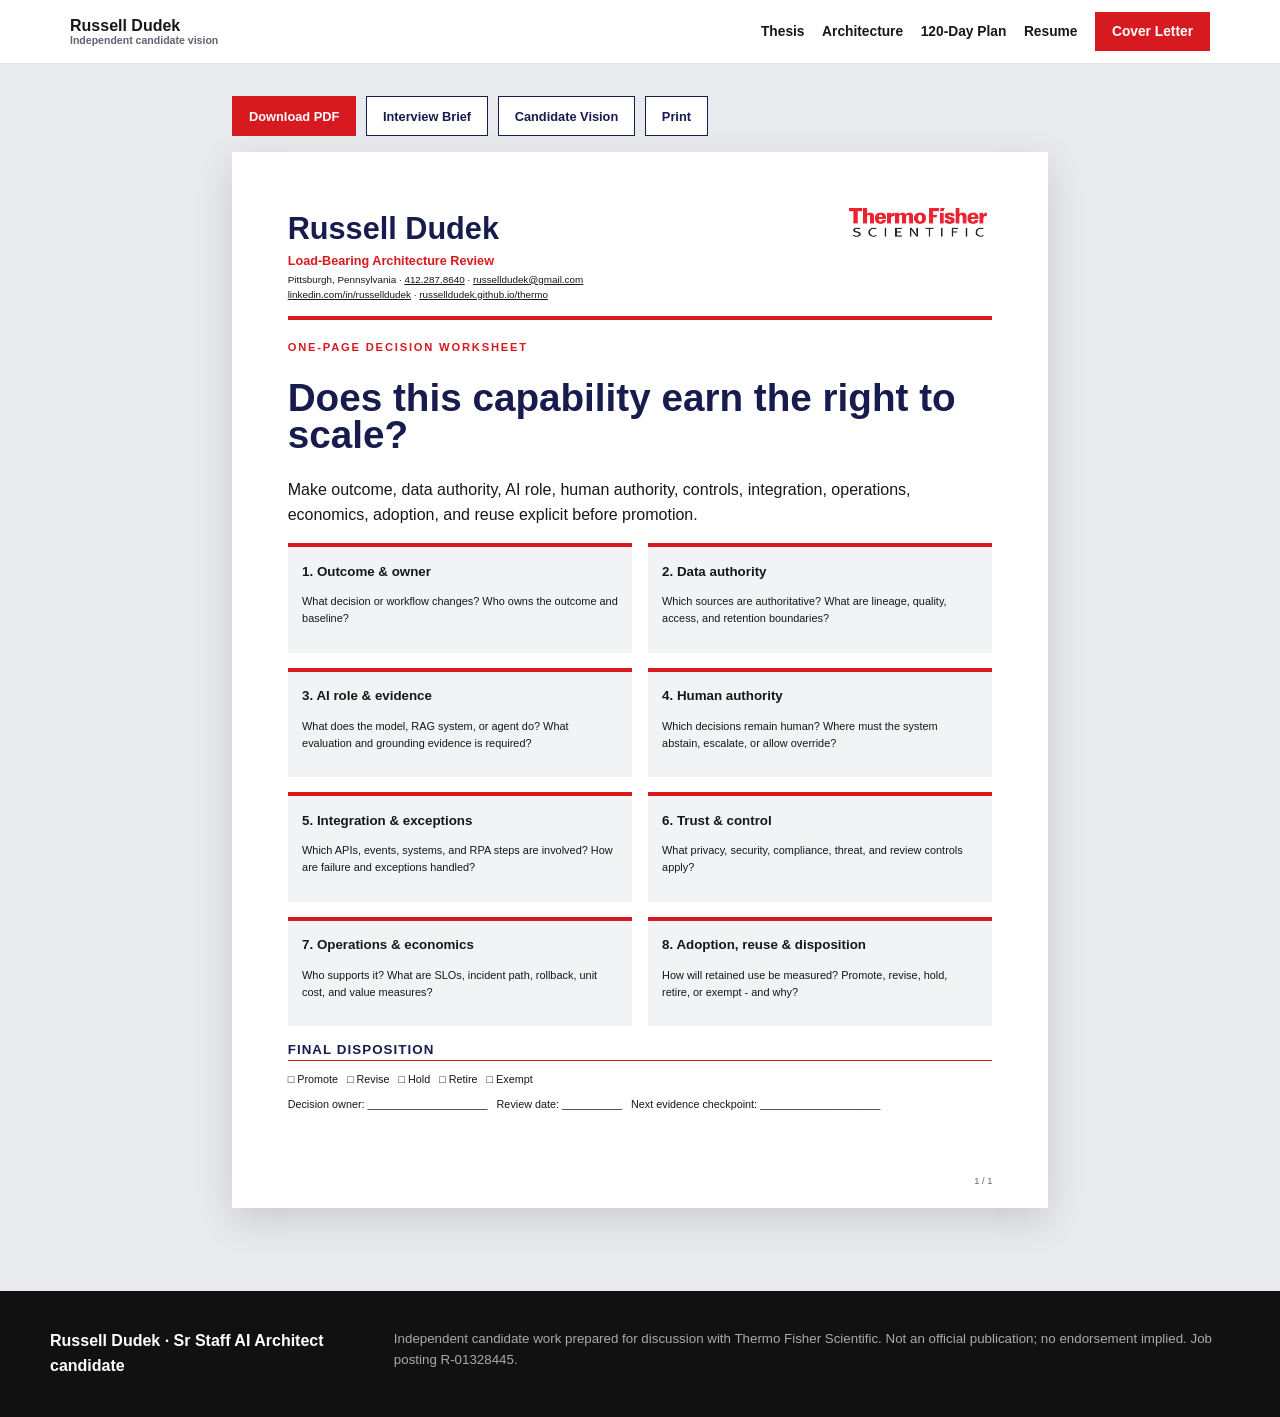
<file: architecture-review.html>
<!doctype html><html lang="en"><head><meta charset="utf-8"><meta name="viewport" content="width=device-width,initial-scale=1"><title>Thermo Fisher | Load-Bearing Architecture Review</title><meta name="description" content="One-page architecture review worksheet."><link rel="icon" href="assets/brand/thermo-fisher-wordmark.png"><link rel="stylesheet" href="brand-tokens.css"><link rel="stylesheet" href="styles.css"></head><body><a class="skip" href="#main">Skip to content</a><header class="site-header"><div class="nav"><a class="candidate" href="index.html">Russell Dudek<small>Independent candidate vision</small></a><button class="menu-button" aria-expanded="false" aria-controls="primary-nav">Menu</button><nav class="nav-links" id="primary-nav" aria-label="Primary"><a href="index.html#thesis">Thesis</a><a href="index.html#architecture">Architecture</a><a href="120-day-plan.html">120-Day Plan</a><a href="resume.html">Resume</a><a class="button primary" href="cover-letter.html">Cover Letter</a></nav></div></header><main class="document-shell" id="main"><div class="doc-actions"><a class="button primary" href="docs/Russell-Dudek-Thermo-Fisher-Architecture-Review.pdf">Download PDF</a><a class="button" href="interview-brief.html">Interview Brief</a><a class="button" href="index.html">Candidate Vision</a><button class="button" onclick="window.print()">Print</button></div><section class="sheet"><header class="doc-head"><div><div class="doc-name">Russell Dudek</div><div class="doc-role">Load-Bearing Architecture Review</div><div class="doc-contact">Pittsburgh, Pennsylvania · <a href="tel:+14122878640">412.287.8640</a> · <a href="mailto:russelldudek@gmail.com">russelldudek@gmail.com</a><br><a href="https://www.linkedin.com/in/russelldudek">linkedin.com/in/russelldudek</a> · <a href="https://russelldudek.github.io/thermo/">russelldudek.github.io/thermo</a></div></div><img class="doc-logo" src="assets/brand/thermo-fisher-wordmark.png" alt="Thermo Fisher Scientific"></header><div class="eyebrow">One-page decision worksheet</div><h1 class="report-title">Does this capability earn the right to scale?</h1><p>Make outcome, data authority, AI role, human authority, controls, integration, operations, economics, adoption, and reuse explicit before promotion.</p><div class="report-grid"><div class="report-card"><h3>1. Outcome & owner</h3><p>What decision or workflow changes? Who owns the outcome and baseline?</p></div><div class="report-card"><h3>2. Data authority</h3><p>Which sources are authoritative? What are lineage, quality, access, and retention boundaries?</p></div><div class="report-card"><h3>3. AI role & evidence</h3><p>What does the model, RAG system, or agent do? What evaluation and grounding evidence is required?</p></div><div class="report-card"><h3>4. Human authority</h3><p>Which decisions remain human? Where must the system abstain, escalate, or allow override?</p></div><div class="report-card"><h3>5. Integration & exceptions</h3><p>Which APIs, events, systems, and RPA steps are involved? How are failure and exceptions handled?</p></div><div class="report-card"><h3>6. Trust & control</h3><p>What privacy, security, compliance, threat, and review controls apply?</p></div><div class="report-card"><h3>7. Operations & economics</h3><p>Who supports it? What are SLOs, incident path, rollback, unit cost, and value measures?</p></div><div class="report-card"><h3>8. Adoption, reuse & disposition</h3><p>How will retained use be measured? Promote, revise, hold, retire, or exempt - and why?</p></div></div><section class="doc-section"><h2>Final disposition</h2><p>□ Promote &nbsp; □ Revise &nbsp; □ Hold &nbsp; □ Retire &nbsp; □ Exempt</p><p>Decision owner: ____________________ &nbsp; Review date: __________ &nbsp; Next evidence checkpoint: ____________________</p></section><div class="page-no">1 / 1</div></section></main><footer class="footer"><div class="inner"><strong>Russell Dudek · Sr Staff AI Architect candidate</strong><small>Independent candidate work prepared for discussion with Thermo Fisher Scientific. Not an official publication; no endorsement implied. Job posting R-01328445.</small></div></footer><script src="app.js"></script></body></html>
</file>
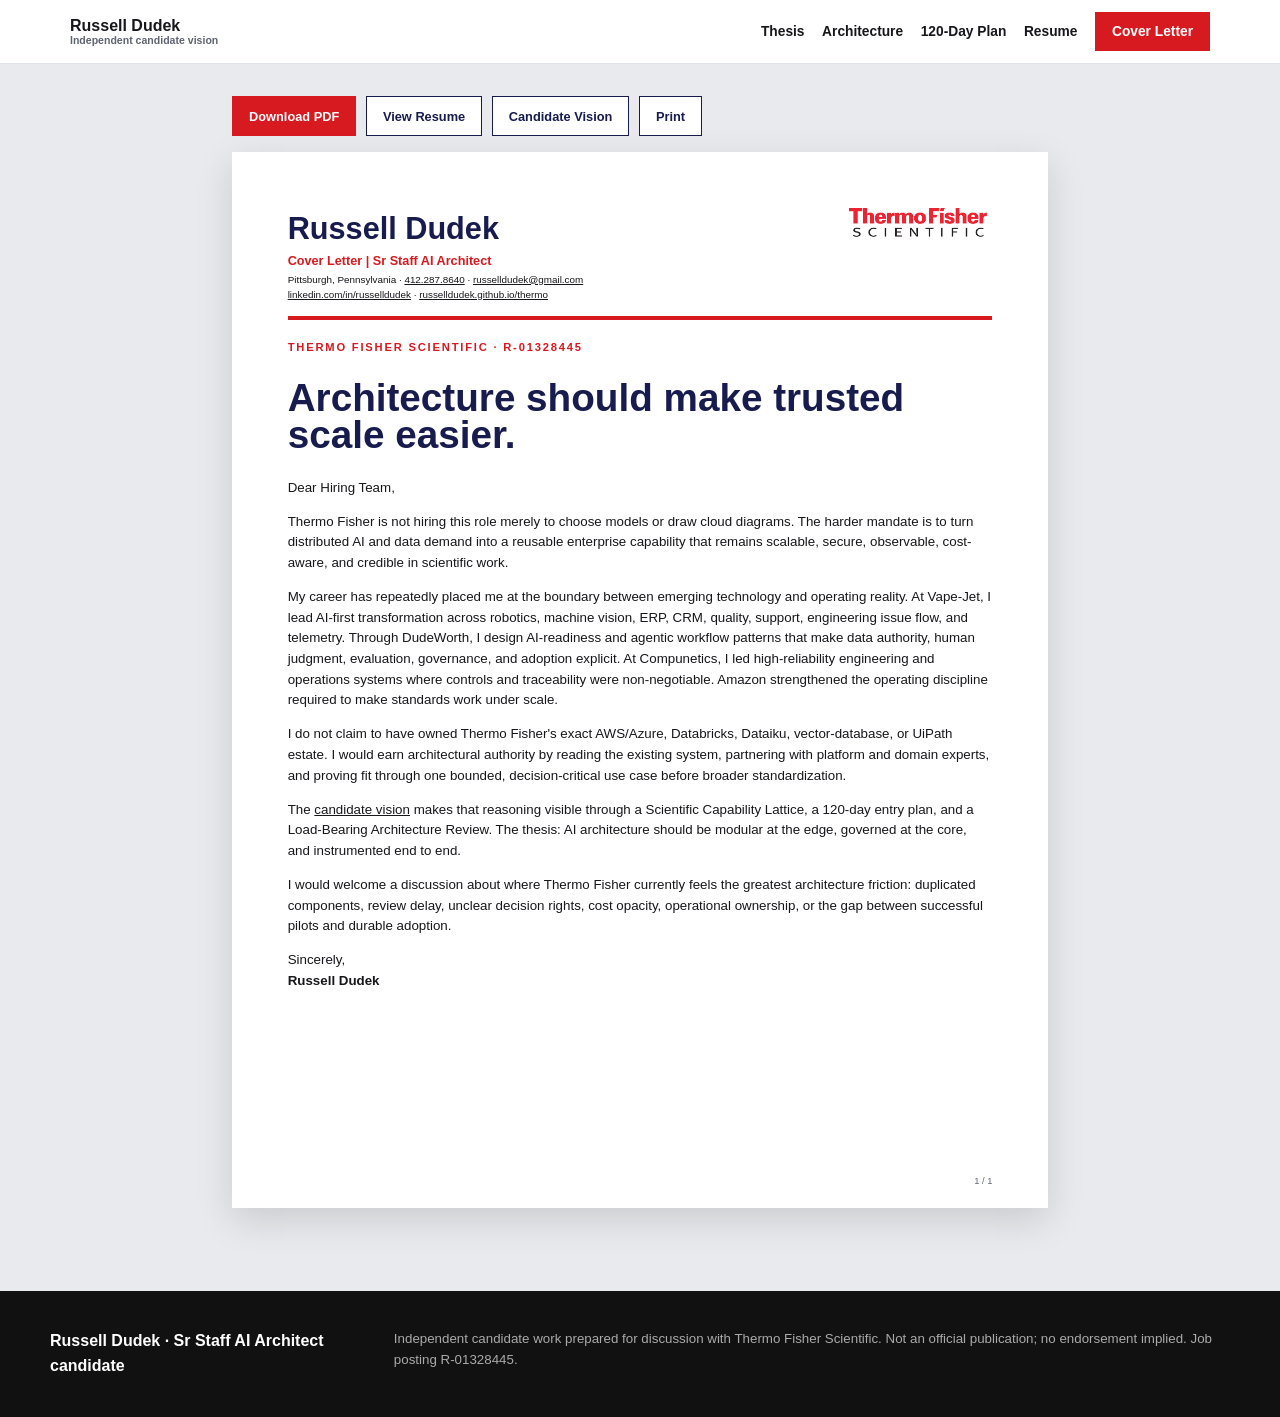
<file: cover-letter.html>
<!doctype html><html lang="en"><head><meta charset="utf-8"><meta name="viewport" content="width=device-width,initial-scale=1"><title>Russell Dudek | Thermo Fisher Cover Letter</title><meta name="description" content="One-page cover letter."><link rel="icon" href="assets/brand/thermo-fisher-wordmark.png"><link rel="stylesheet" href="brand-tokens.css"><link rel="stylesheet" href="styles.css"></head><body><a class="skip" href="#main">Skip to content</a><header class="site-header"><div class="nav"><a class="candidate" href="index.html">Russell Dudek<small>Independent candidate vision</small></a><button class="menu-button" aria-expanded="false" aria-controls="primary-nav">Menu</button><nav class="nav-links" id="primary-nav" aria-label="Primary"><a href="index.html#thesis">Thesis</a><a href="index.html#architecture">Architecture</a><a href="120-day-plan.html">120-Day Plan</a><a href="resume.html">Resume</a><a class="button primary" href="cover-letter.html">Cover Letter</a></nav></div></header><main class="document-shell" id="main"><div class="doc-actions"><a class="button primary" href="docs/Russell-Dudek-Thermo-Fisher-Cover-Letter.pdf">Download PDF</a><a class="button" href="resume.html">View Resume</a><a class="button" href="index.html">Candidate Vision</a><button class="button" onclick="window.print()">Print</button></div><section class="sheet"><header class="doc-head"><div><div class="doc-name">Russell Dudek</div><div class="doc-role">Cover Letter | Sr Staff AI Architect</div><div class="doc-contact">Pittsburgh, Pennsylvania · <a href="tel:+14122878640">412.287.8640</a> · <a href="mailto:russelldudek@gmail.com">russelldudek@gmail.com</a><br><a href="https://www.linkedin.com/in/russelldudek">linkedin.com/in/russelldudek</a> · <a href="https://russelldudek.github.io/thermo/">russelldudek.github.io/thermo</a></div></div><img class="doc-logo" src="assets/brand/thermo-fisher-wordmark.png" alt="Thermo Fisher Scientific"></header><div class="eyebrow">Thermo Fisher Scientific · R-01328445</div><h1 class="report-title">Architecture should make trusted scale easier.</h1><div style="font-size:10pt;line-height:1.55"><p>Dear Hiring Team,</p><p>Thermo Fisher is not hiring this role merely to choose models or draw cloud diagrams. The harder mandate is to turn distributed AI and data demand into a reusable enterprise capability that remains scalable, secure, observable, cost-aware, and credible in scientific work.</p><p>My career has repeatedly placed me at the boundary between emerging technology and operating reality. At Vape-Jet, I lead AI-first transformation across robotics, machine vision, ERP, CRM, quality, support, engineering issue flow, and telemetry. Through DudeWorth, I design AI-readiness and agentic workflow patterns that make data authority, human judgment, evaluation, governance, and adoption explicit. At Compunetics, I led high-reliability engineering and operations systems where controls and traceability were non-negotiable. Amazon strengthened the operating discipline required to make standards work under scale.</p><p>I do not claim to have owned Thermo Fisher's exact AWS/Azure, Databricks, Dataiku, vector-database, or UiPath estate. I would earn architectural authority by reading the existing system, partnering with platform and domain experts, and proving fit through one bounded, decision-critical use case before broader standardization.</p><p>The <a href="index.html">candidate vision</a> makes that reasoning visible through a Scientific Capability Lattice, a 120-day entry plan, and a Load-Bearing Architecture Review. The thesis: AI architecture should be modular at the edge, governed at the core, and instrumented end to end.</p><p>I would welcome a discussion about where Thermo Fisher currently feels the greatest architecture friction: duplicated components, review delay, unclear decision rights, cost opacity, operational ownership, or the gap between successful pilots and durable adoption.</p><p>Sincerely,<br><b>Russell Dudek</b></p></div><div class="page-no">1 / 1</div></section></main><footer class="footer"><div class="inner"><strong>Russell Dudek · Sr Staff AI Architect candidate</strong><small>Independent candidate work prepared for discussion with Thermo Fisher Scientific. Not an official publication; no endorsement implied. Job posting R-01328445.</small></div></footer><script src="app.js"></script></body></html>
</file>
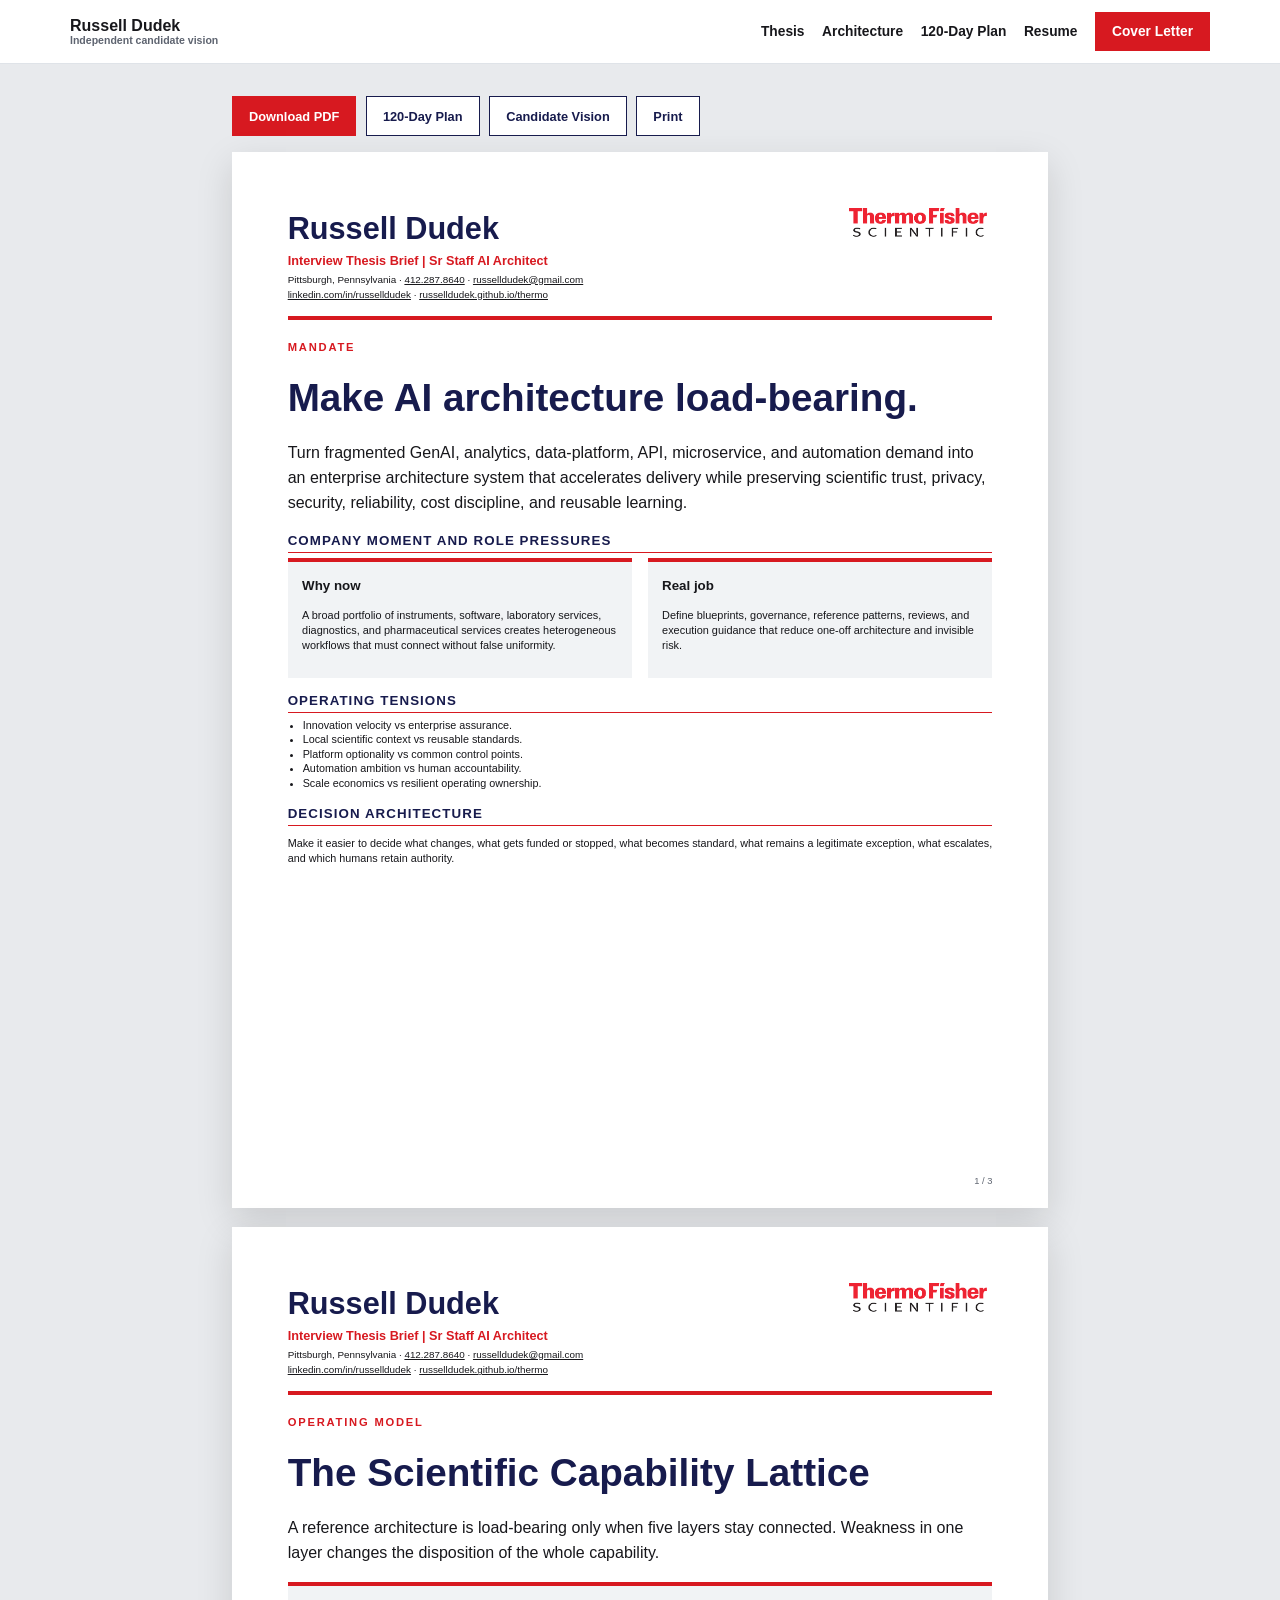
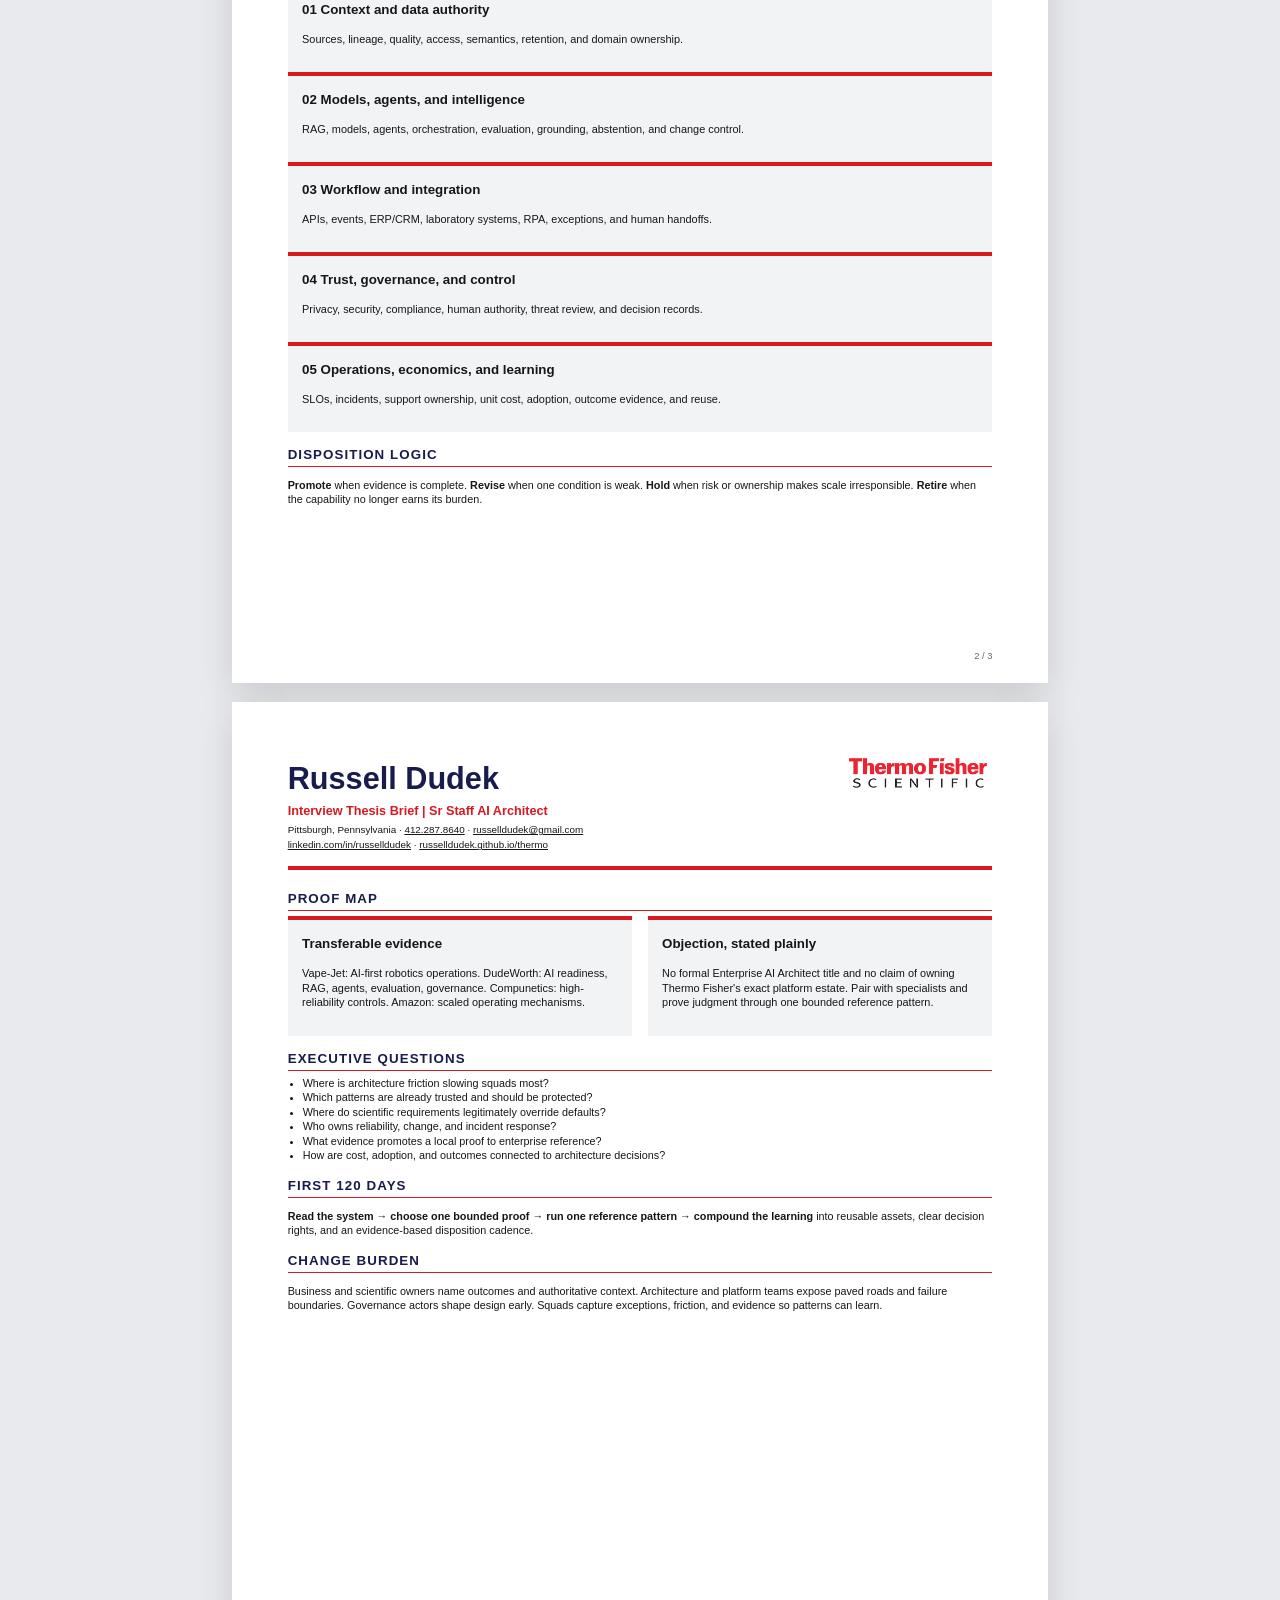
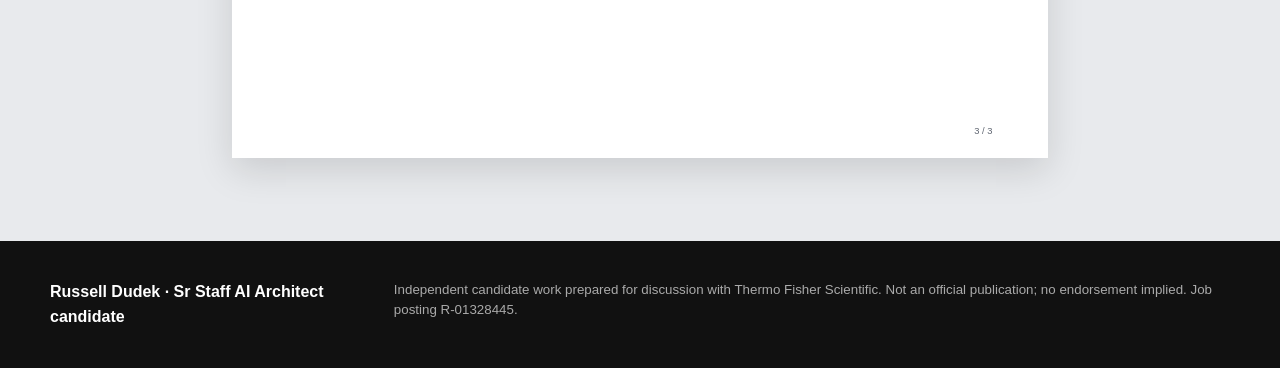
<file: interview-brief.html>
<!doctype html><html lang="en"><head><meta charset="utf-8"><meta name="viewport" content="width=device-width,initial-scale=1"><title>Thermo Fisher | Interview Thesis Brief</title><meta name="description" content="Interview thesis brief."><link rel="icon" href="assets/brand/thermo-fisher-wordmark.png"><link rel="stylesheet" href="brand-tokens.css"><link rel="stylesheet" href="styles.css"></head><body><a class="skip" href="#main">Skip to content</a><header class="site-header"><div class="nav"><a class="candidate" href="index.html">Russell Dudek<small>Independent candidate vision</small></a><button class="menu-button" aria-expanded="false" aria-controls="primary-nav">Menu</button><nav class="nav-links" id="primary-nav" aria-label="Primary"><a href="index.html#thesis">Thesis</a><a href="index.html#architecture">Architecture</a><a href="120-day-plan.html">120-Day Plan</a><a href="resume.html">Resume</a><a class="button primary" href="cover-letter.html">Cover Letter</a></nav></div></header><main class="document-shell" id="main"><div class="doc-actions"><a class="button primary" href="docs/Russell-Dudek-Thermo-Fisher-Interview-Brief.pdf">Download PDF</a><a class="button" href="120-day-plan.html">120-Day Plan</a><a class="button" href="index.html">Candidate Vision</a><button class="button" onclick="window.print()">Print</button></div><section class="sheet"><header class="doc-head"><div><div class="doc-name">Russell Dudek</div><div class="doc-role">Interview Thesis Brief | Sr Staff AI Architect</div><div class="doc-contact">Pittsburgh, Pennsylvania · <a href="tel:+14122878640">412.287.8640</a> · <a href="mailto:russelldudek@gmail.com">russelldudek@gmail.com</a><br><a href="https://www.linkedin.com/in/russelldudek">linkedin.com/in/russelldudek</a> · <a href="https://russelldudek.github.io/thermo/">russelldudek.github.io/thermo</a></div></div><img class="doc-logo" src="assets/brand/thermo-fisher-wordmark.png" alt="Thermo Fisher Scientific"></header><div class="eyebrow">Mandate</div><h1 class="report-title">Make AI architecture load-bearing.</h1><p>Turn fragmented GenAI, analytics, data-platform, API, microservice, and automation demand into an enterprise architecture system that accelerates delivery while preserving scientific trust, privacy, security, reliability, cost discipline, and reusable learning.</p><section class="doc-section"><h2>Company moment and role pressures</h2><div class="report-grid"><div class="report-card"><h3>Why now</h3><p>A broad portfolio of instruments, software, laboratory services, diagnostics, and pharmaceutical services creates heterogeneous workflows that must connect without false uniformity.</p></div><div class="report-card"><h3>Real job</h3><p>Define blueprints, governance, reference patterns, reviews, and execution guidance that reduce one-off architecture and invisible risk.</p></div></div></section><section class="doc-section"><h2>Operating tensions</h2><ul><li>Innovation velocity vs enterprise assurance.</li><li>Local scientific context vs reusable standards.</li><li>Platform optionality vs common control points.</li><li>Automation ambition vs human accountability.</li><li>Scale economics vs resilient operating ownership.</li></ul></section><section class="doc-section"><h2>Decision architecture</h2><p>Make it easier to decide what changes, what gets funded or stopped, what becomes standard, what remains a legitimate exception, what escalates, and which humans retain authority.</p></section><div class="page-no">1 / 3</div></section><section class="sheet"><header class="doc-head"><div><div class="doc-name">Russell Dudek</div><div class="doc-role">Interview Thesis Brief | Sr Staff AI Architect</div><div class="doc-contact">Pittsburgh, Pennsylvania · <a href="tel:+14122878640">412.287.8640</a> · <a href="mailto:russelldudek@gmail.com">russelldudek@gmail.com</a><br><a href="https://www.linkedin.com/in/russelldudek">linkedin.com/in/russelldudek</a> · <a href="https://russelldudek.github.io/thermo/">russelldudek.github.io/thermo</a></div></div><img class="doc-logo" src="assets/brand/thermo-fisher-wordmark.png" alt="Thermo Fisher Scientific"></header><div class="eyebrow">Operating model</div><h2 class="report-title">The Scientific Capability Lattice</h2><p>A reference architecture is load-bearing only when five layers stay connected. Weakness in one layer changes the disposition of the whole capability.</p><section class="doc-section"><div class="report-card"><h3>01 Context and data authority</h3><p>Sources, lineage, quality, access, semantics, retention, and domain ownership.</p></div><div class="report-card"><h3>02 Models, agents, and intelligence</h3><p>RAG, models, agents, orchestration, evaluation, grounding, abstention, and change control.</p></div><div class="report-card"><h3>03 Workflow and integration</h3><p>APIs, events, ERP/CRM, laboratory systems, RPA, exceptions, and human handoffs.</p></div><div class="report-card"><h3>04 Trust, governance, and control</h3><p>Privacy, security, compliance, human authority, threat review, and decision records.</p></div><div class="report-card"><h3>05 Operations, economics, and learning</h3><p>SLOs, incidents, support ownership, unit cost, adoption, outcome evidence, and reuse.</p></div></section><section class="doc-section"><h2>Disposition logic</h2><p><b>Promote</b> when evidence is complete. <b>Revise</b> when one condition is weak. <b>Hold</b> when risk or ownership makes scale irresponsible. <b>Retire</b> when the capability no longer earns its burden.</p></section><div class="page-no">2 / 3</div></section><section class="sheet"><header class="doc-head"><div><div class="doc-name">Russell Dudek</div><div class="doc-role">Interview Thesis Brief | Sr Staff AI Architect</div><div class="doc-contact">Pittsburgh, Pennsylvania · <a href="tel:+14122878640">412.287.8640</a> · <a href="mailto:russelldudek@gmail.com">russelldudek@gmail.com</a><br><a href="https://www.linkedin.com/in/russelldudek">linkedin.com/in/russelldudek</a> · <a href="https://russelldudek.github.io/thermo/">russelldudek.github.io/thermo</a></div></div><img class="doc-logo" src="assets/brand/thermo-fisher-wordmark.png" alt="Thermo Fisher Scientific"></header><section class="doc-section"><h2>Proof map</h2><div class="report-grid"><div class="report-card"><h3>Transferable evidence</h3><p>Vape-Jet: AI-first robotics operations. DudeWorth: AI readiness, RAG, agents, evaluation, governance. Compunetics: high-reliability controls. Amazon: scaled operating mechanisms.</p></div><div class="report-card"><h3>Objection, stated plainly</h3><p>No formal Enterprise AI Architect title and no claim of owning Thermo Fisher's exact platform estate. Pair with specialists and prove judgment through one bounded reference pattern.</p></div></div></section><section class="doc-section"><h2>Executive questions</h2><ul><li>Where is architecture friction slowing squads most?</li><li>Which patterns are already trusted and should be protected?</li><li>Where do scientific requirements legitimately override defaults?</li><li>Who owns reliability, change, and incident response?</li><li>What evidence promotes a local proof to enterprise reference?</li><li>How are cost, adoption, and outcomes connected to architecture decisions?</li></ul></section><section class="doc-section"><h2>First 120 days</h2><p><b>Read the system → choose one bounded proof → run one reference pattern → compound the learning</b> into reusable assets, clear decision rights, and an evidence-based disposition cadence.</p></section><section class="doc-section"><h2>Change burden</h2><p>Business and scientific owners name outcomes and authoritative context. Architecture and platform teams expose paved roads and failure boundaries. Governance actors shape design early. Squads capture exceptions, friction, and evidence so patterns can learn.</p></section><div class="page-no">3 / 3</div></section></main><footer class="footer"><div class="inner"><strong>Russell Dudek · Sr Staff AI Architect candidate</strong><small>Independent candidate work prepared for discussion with Thermo Fisher Scientific. Not an official publication; no endorsement implied. Job posting R-01328445.</small></div></footer><script src="app.js"></script></body></html>
</file>
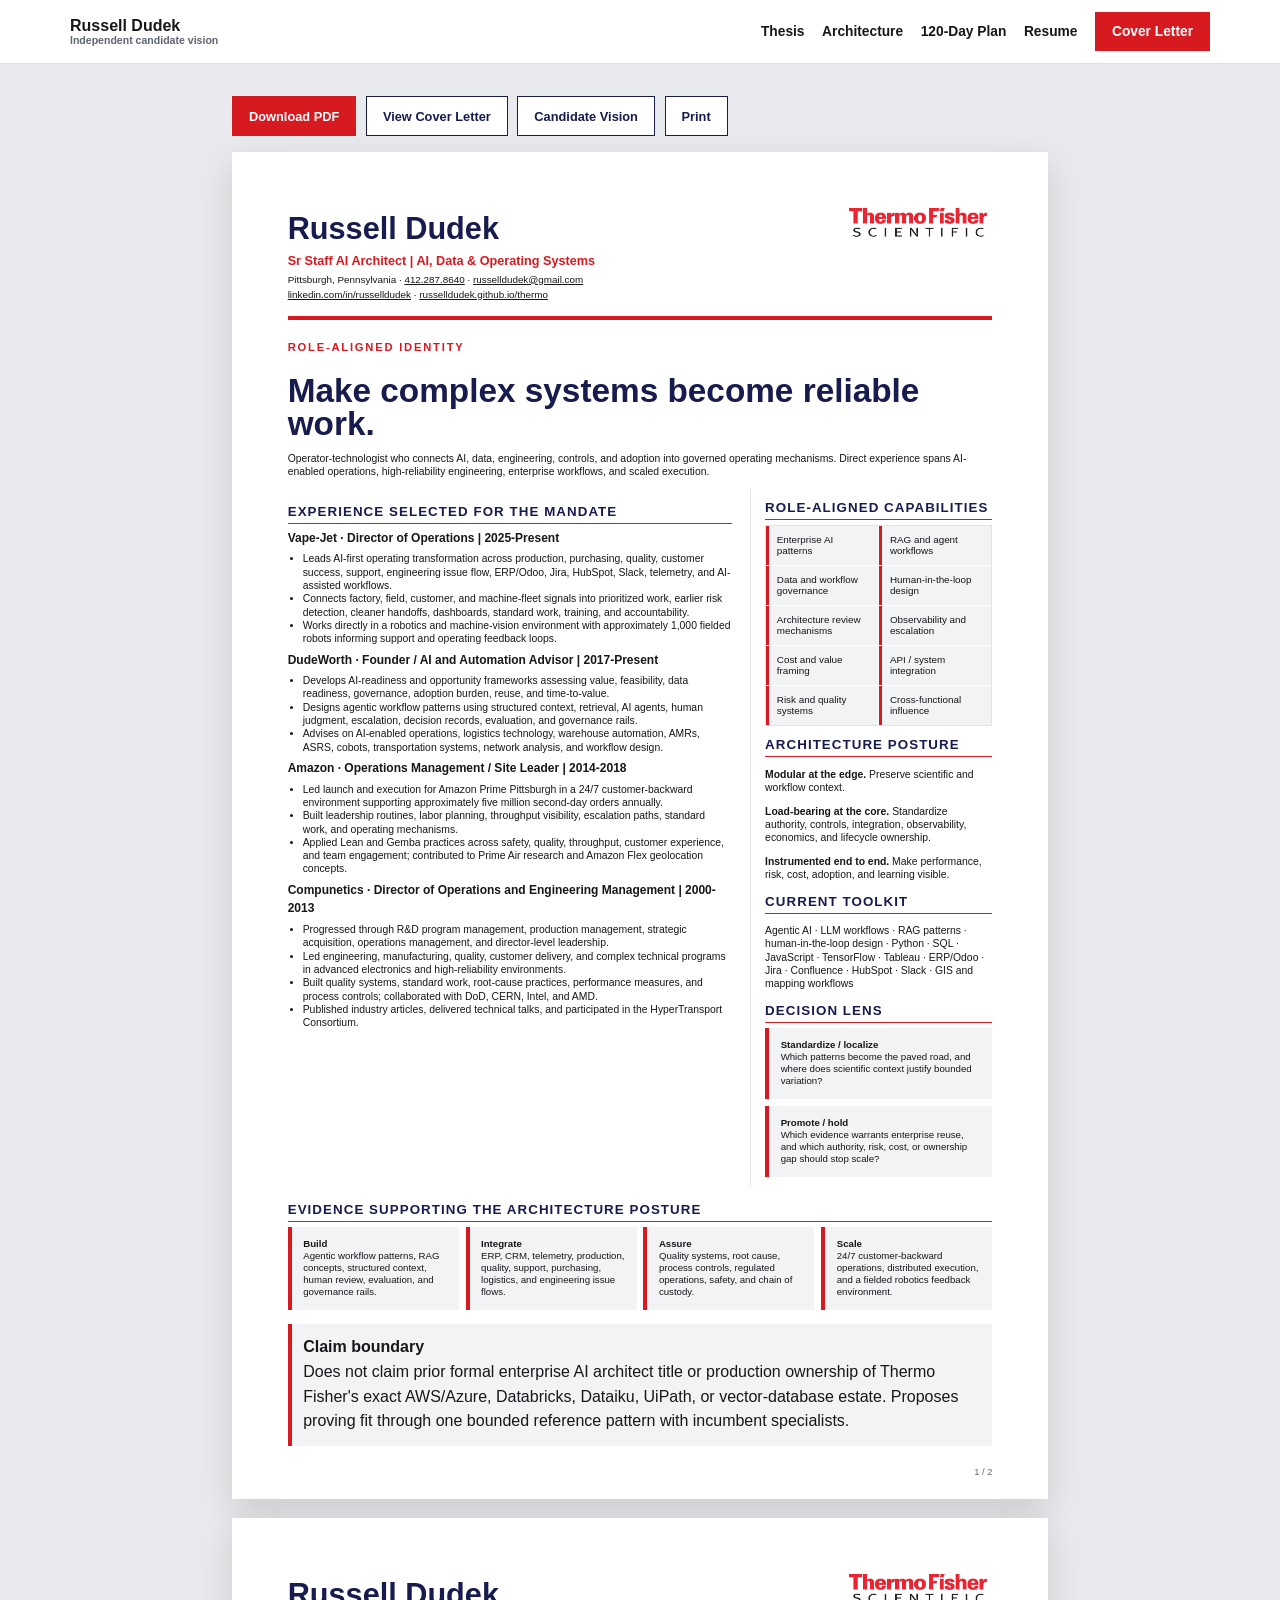
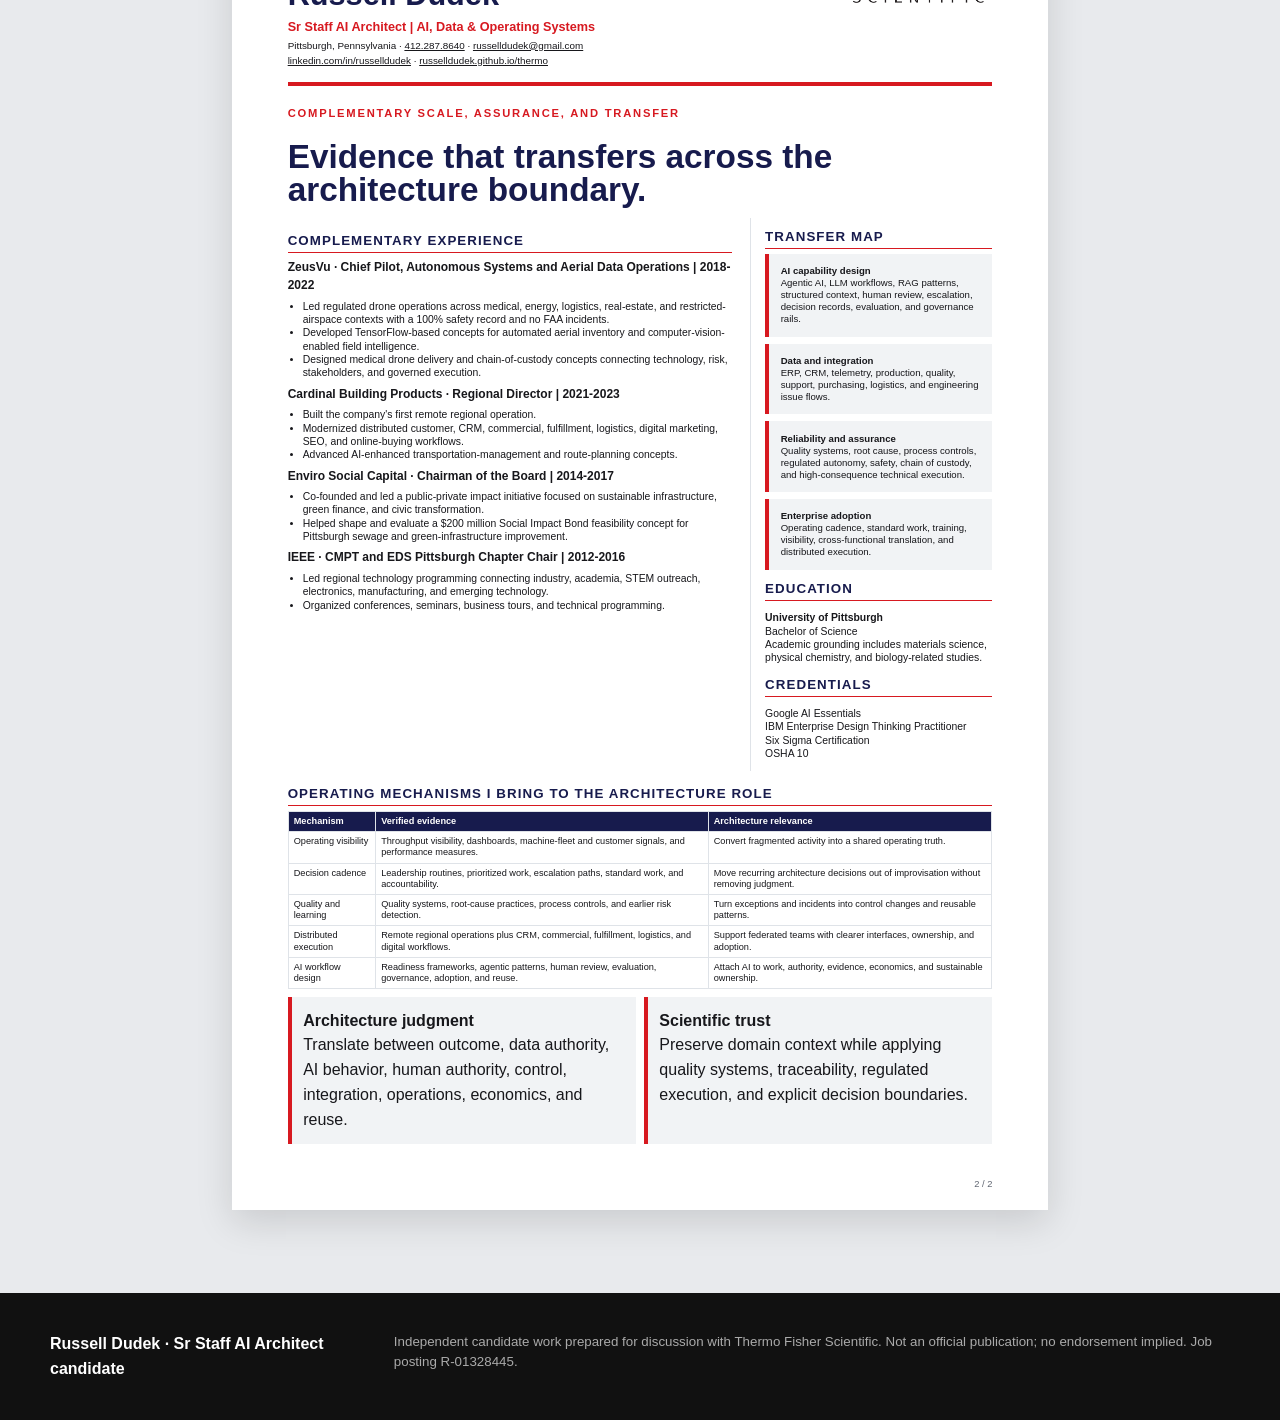
<file: resume.html>
<!DOCTYPE html><html lang="en"><head><meta charset="utf-8"/><meta content="width=device-width,initial-scale=1" name="viewport"/><title>Russell Dudek | Thermo Fisher Sr Staff AI Architect Resume</title><meta content="Two-page role-aligned resume." name="description"/><link href="assets/brand/thermo-fisher-wordmark.png" rel="icon"/><link href="brand-tokens.css" rel="stylesheet"/><link href="styles.css" rel="stylesheet"/><style>.resume-grid{display:grid;grid-template-columns:minmax(0,1.65fr) minmax(0,.9fr);gap:.18in}.resume-side{border-left:1px solid var(--line);padding-left:.15in}.resume-side .doc-section{margin:.1in 0}.resume-cap-grid{display:grid;grid-template-columns:repeat(2,minmax(0,1fr));gap:1px;background:#fff;border:1px solid var(--line)}.resume-cap-grid div{background:var(--soft);border-left:3px solid var(--red);padding:.08in;font-size:7.4pt;line-height:1.2}.resume-evidence-strip{display:grid;grid-template-columns:repeat(4,minmax(0,1fr));gap:.07in}.resume-evidence-strip .doc-card,.resume-decision-grid .doc-card{font-size:7.25pt;line-height:1.25}.resume-decision-grid{display:grid;grid-template-columns:1fr;gap:.07in}.resume-transfer{display:grid;gap:.07in}.resume-transfer .doc-card{font-size:7.2pt;line-height:1.25}.resume-mechanism-table{width:100%;border-collapse:collapse;font-size:6.9pt;line-height:1.22}.resume-mechanism-table th,.resume-mechanism-table td{border:1px solid var(--line);padding:4px 5px;text-align:left;vertical-align:top}.resume-mechanism-table th{background:var(--navy);color:#fff}.resume-bridge{display:grid;grid-template-columns:repeat(2,minmax(0,1fr));gap:.08in;margin-top:.08in}.resume-tight p,.resume-tight li{font-size:7.8pt;line-height:1.28}.resume-page-title{font-size:25pt;line-height:.97;color:var(--navy);margin:.2in 0 .12in}@media(max-width:900px){.resume-grid,.resume-evidence-strip,.resume-bridge{grid-template-columns:1fr}.resume-side{border-left:0;border-top:1px solid var(--line);padding:.15in 0 0}.resume-cap-grid{grid-template-columns:1fr 1fr}}@media(max-width:520px){.resume-cap-grid{grid-template-columns:1fr}.resume-mechanism-table{font-size:.69rem}}@media print{.resume-grid{grid-template-columns:1.65fr .9fr;gap:.18in}.resume-side{border-left:1px solid var(--line);border-top:0;padding:0 0 0 .15in}.resume-evidence-strip{grid-template-columns:repeat(4,1fr)}.resume-bridge{grid-template-columns:repeat(2,1fr)}}</style></head><body><a class="skip" href="#main">Skip to content</a><header class="site-header"><div class="nav"><a class="candidate" href="index.html">Russell Dudek<small>Independent candidate vision</small></a><button aria-controls="primary-nav" aria-expanded="false" class="menu-button">Menu</button><nav aria-label="Primary" class="nav-links" id="primary-nav"><a href="index.html#thesis">Thesis</a><a href="index.html#architecture">Architecture</a><a href="120-day-plan.html">120-Day Plan</a><a href="resume.html">Resume</a><a class="button primary" href="cover-letter.html">Cover Letter</a></nav></div></header><main class="document-shell" id="main"><div class="doc-actions"><a class="button primary" href="docs/Russell-Dudek-Thermo-Fisher-Resume.pdf">Download PDF</a><a class="button" href="cover-letter.html">View Cover Letter</a><a class="button" href="index.html">Candidate Vision</a><button class="button" onclick="window.print()">Print</button></div><section class="sheet resume-tight"><header class="doc-head"><div><div class="doc-name">Russell Dudek</div><div class="doc-role">Sr Staff AI Architect | AI, Data &amp; Operating Systems</div><div class="doc-contact">Pittsburgh, Pennsylvania · <a href="tel:+14122878640">412.287.8640</a> · <a href="mailto:russelldudek@gmail.com">russelldudek@gmail.com</a><br/><a href="https://www.linkedin.com/in/russelldudek">linkedin.com/in/russelldudek</a> · <a href="https://russelldudek.github.io/thermo/">russelldudek.github.io/thermo</a></div></div><img alt="Thermo Fisher Scientific" class="doc-logo" src="assets/brand/thermo-fisher-wordmark.png"/></header><div class="eyebrow">Role-aligned identity</div><h1 class="resume-page-title">Make complex systems become reliable work.</h1><p>Operator-technologist who connects AI, data, engineering, controls, and adoption into governed operating mechanisms. Direct experience spans AI-enabled operations, high-reliability engineering, enterprise workflows, and scaled execution.</p><div class="resume-grid"><div><section class="doc-section"><h2>Experience selected for the mandate</h2><h3>Vape-Jet · Director of Operations | 2025-Present</h3><ul><li>Leads AI-first operating transformation across production, purchasing, quality, customer success, support, engineering issue flow, ERP/Odoo, Jira, HubSpot, Slack, telemetry, and AI-assisted workflows.</li><li>Connects factory, field, customer, and machine-fleet signals into prioritized work, earlier risk detection, cleaner handoffs, dashboards, standard work, training, and accountability.</li><li>Works directly in a robotics and machine-vision environment with approximately 1,000 fielded robots informing support and operating feedback loops.</li></ul><h3>DudeWorth · Founder / AI and Automation Advisor | 2017-Present</h3><ul><li>Develops AI-readiness and opportunity frameworks assessing value, feasibility, data readiness, governance, adoption burden, reuse, and time-to-value.</li><li>Designs agentic workflow patterns using structured context, retrieval, AI agents, human judgment, escalation, decision records, evaluation, and governance rails.</li><li>Advises on AI-enabled operations, logistics technology, warehouse automation, AMRs, ASRS, cobots, transportation systems, network analysis, and workflow design.</li></ul><h3>Amazon · Operations Management / Site Leader | 2014-2018</h3><ul><li>Led launch and execution for Amazon Prime Pittsburgh in a 24/7 customer-backward environment supporting approximately five million second-day orders annually.</li><li>Built leadership routines, labor planning, throughput visibility, escalation paths, standard work, and operating mechanisms.</li><li>Applied Lean and Gemba practices across safety, quality, throughput, customer experience, and team engagement; contributed to Prime Air research and Amazon Flex geolocation concepts.</li></ul><h3>Compunetics · Director of Operations and Engineering Management | 2000-2013</h3><ul><li>Progressed through R&amp;D program management, production management, strategic acquisition, operations management, and director-level leadership.</li><li>Led engineering, manufacturing, quality, customer delivery, and complex technical programs in advanced electronics and high-reliability environments.</li><li>Built quality systems, standard work, root-cause practices, performance measures, and process controls; collaborated with DoD, CERN, Intel, and AMD.</li><li>Published industry articles, delivered technical talks, and participated in the HyperTransport Consortium.</li></ul></section></div><aside class="resume-side"><section class="doc-section"><h2>Role-aligned capabilities</h2><div class="resume-cap-grid"><div>Enterprise AI patterns</div><div>RAG and agent workflows</div><div>Data and workflow governance</div><div>Human-in-the-loop design</div><div>Architecture review mechanisms</div><div>Observability and escalation</div><div>Cost and value framing</div><div>API / system integration</div><div>Risk and quality systems</div><div>Cross-functional influence</div></div></section><section class="doc-section"><h2>Architecture posture</h2><p><b>Modular at the edge.</b> Preserve scientific and workflow context.</p><p><b>Load-bearing at the core.</b> Standardize authority, controls, integration, observability, economics, and lifecycle ownership.</p><p><b>Instrumented end to end.</b> Make performance, risk, cost, adoption, and learning visible.</p></section><section class="doc-section"><h2>Current toolkit</h2><p>Agentic AI · LLM workflows · RAG patterns · human-in-the-loop design · Python · SQL · JavaScript · TensorFlow · Tableau · ERP/Odoo · Jira · Confluence · HubSpot · Slack · GIS and mapping workflows</p></section><section class="doc-section"><h2>Decision lens</h2><div class="resume-decision-grid"><div class="doc-card"><b>Standardize / localize</b><br/>Which patterns become the paved road, and where does scientific context justify bounded variation?</div><div class="doc-card"><b>Promote / hold</b><br/>Which evidence warrants enterprise reuse, and which authority, risk, cost, or ownership gap should stop scale?</div></div></section></aside></div><section class="doc-section"><h2>Evidence supporting the architecture posture</h2><div class="resume-evidence-strip"><div class="doc-card"><b>Build</b><br/>Agentic workflow patterns, RAG concepts, structured context, human review, evaluation, and governance rails.</div><div class="doc-card"><b>Integrate</b><br/>ERP, CRM, telemetry, production, quality, support, purchasing, logistics, and engineering issue flows.</div><div class="doc-card"><b>Assure</b><br/>Quality systems, root cause, process controls, regulated operations, safety, and chain of custody.</div><div class="doc-card"><b>Scale</b><br/>24/7 customer-backward operations, distributed execution, and a fielded robotics feedback environment.</div></div></section><div class="doc-card"><b>Claim boundary</b><br/>Does not claim prior formal enterprise AI architect title or production ownership of Thermo Fisher's exact AWS/Azure, Databricks, Dataiku, UiPath, or vector-database estate. Proposes proving fit through one bounded reference pattern with incumbent specialists.</div><div class="page-no">1 / 2</div></section><section class="sheet resume-tight"><header class="doc-head"><div><div class="doc-name">Russell Dudek</div><div class="doc-role">Sr Staff AI Architect | AI, Data &amp; Operating Systems</div><div class="doc-contact">Pittsburgh, Pennsylvania · <a href="tel:+14122878640">412.287.8640</a> · <a href="mailto:russelldudek@gmail.com">russelldudek@gmail.com</a><br/><a href="https://www.linkedin.com/in/russelldudek">linkedin.com/in/russelldudek</a> · <a href="https://russelldudek.github.io/thermo/">russelldudek.github.io/thermo</a></div></div><img alt="Thermo Fisher Scientific" class="doc-logo" src="assets/brand/thermo-fisher-wordmark.png"/></header><div class="eyebrow">Complementary scale, assurance, and transfer</div><h2 class="resume-page-title">Evidence that transfers across the architecture boundary.</h2><div class="resume-grid"><div><section class="doc-section"><h2>Complementary experience</h2><h3>ZeusVu · Chief Pilot, Autonomous Systems and Aerial Data Operations | 2018-2022</h3><ul><li>Led regulated drone operations across medical, energy, logistics, real-estate, and restricted-airspace contexts with a 100% safety record and no FAA incidents.</li><li>Developed TensorFlow-based concepts for automated aerial inventory and computer-vision-enabled field intelligence.</li><li>Designed medical drone delivery and chain-of-custody concepts connecting technology, risk, stakeholders, and governed execution.</li></ul><h3>Cardinal Building Products · Regional Director | 2021-2023</h3><ul><li>Built the company's first remote regional operation.</li><li>Modernized distributed customer, CRM, commercial, fulfillment, logistics, digital marketing, SEO, and online-buying workflows.</li><li>Advanced AI-enhanced transportation-management and route-planning concepts.</li></ul><h3>Enviro Social Capital · Chairman of the Board | 2014-2017</h3><ul><li>Co-founded and led a public-private impact initiative focused on sustainable infrastructure, green finance, and civic transformation.</li><li>Helped shape and evaluate a $200 million Social Impact Bond feasibility concept for Pittsburgh sewage and green-infrastructure improvement.</li></ul><h3>IEEE · CMPT and EDS Pittsburgh Chapter Chair | 2012-2016</h3><ul><li>Led regional technology programming connecting industry, academia, STEM outreach, electronics, manufacturing, and emerging technology.</li><li>Organized conferences, seminars, business tours, and technical programming.</li></ul></section></div><aside class="resume-side"><section class="doc-section"><h2>Transfer map</h2><div class="resume-transfer"><div class="doc-card"><b>AI capability design</b><br/>Agentic AI, LLM workflows, RAG patterns, structured context, human review, escalation, decision records, evaluation, and governance rails.</div><div class="doc-card"><b>Data and integration</b><br/>ERP, CRM, telemetry, production, quality, support, purchasing, logistics, and engineering issue flows.</div><div class="doc-card"><b>Reliability and assurance</b><br/>Quality systems, root cause, process controls, regulated autonomy, safety, chain of custody, and high-consequence technical execution.</div><div class="doc-card"><b>Enterprise adoption</b><br/>Operating cadence, standard work, training, visibility, cross-functional translation, and distributed execution.</div></div></section><section class="doc-section"><h2>Education</h2><p><b>University of Pittsburgh</b><br/>Bachelor of Science<br/>Academic grounding includes materials science, physical chemistry, and biology-related studies.</p></section><section class="doc-section"><h2>Credentials</h2><p>Google AI Essentials<br/>IBM Enterprise Design Thinking Practitioner<br/>Six Sigma Certification<br/>OSHA 10</p></section></aside></div><section class="doc-section"><h2>Operating mechanisms I bring to the architecture role</h2><table class="resume-mechanism-table"><thead><tr><th>Mechanism</th><th>Verified evidence</th><th>Architecture relevance</th></tr></thead><tbody><tr><td>Operating visibility</td><td>Throughput visibility, dashboards, machine-fleet and customer signals, and performance measures.</td><td>Convert fragmented activity into a shared operating truth.</td></tr><tr><td>Decision cadence</td><td>Leadership routines, prioritized work, escalation paths, standard work, and accountability.</td><td>Move recurring architecture decisions out of improvisation without removing judgment.</td></tr><tr><td>Quality and learning</td><td>Quality systems, root-cause practices, process controls, and earlier risk detection.</td><td>Turn exceptions and incidents into control changes and reusable patterns.</td></tr><tr><td>Distributed execution</td><td>Remote regional operations plus CRM, commercial, fulfillment, logistics, and digital workflows.</td><td>Support federated teams with clearer interfaces, ownership, and adoption.</td></tr><tr><td>AI workflow design</td><td>Readiness frameworks, agentic patterns, human review, evaluation, governance, adoption, and reuse.</td><td>Attach AI to work, authority, evidence, economics, and sustainable ownership.</td></tr></tbody></table><div class="resume-bridge"><div class="doc-card"><b>Architecture judgment</b><br/>Translate between outcome, data authority, AI behavior, human authority, control, integration, operations, economics, and reuse.</div><div class="doc-card"><b>Scientific trust</b><br/>Preserve domain context while applying quality systems, traceability, regulated execution, and explicit decision boundaries.</div></div></section><div class="page-no">2 / 2</div></section></main><footer class="footer"><div class="inner"><strong>Russell Dudek · Sr Staff AI Architect candidate</strong><small>Independent candidate work prepared for discussion with Thermo Fisher Scientific. Not an official publication; no endorsement implied. Job posting R-01328445.</small></div></footer><script src="app.js"></script></body></html>
</file>
<file: brand-tokens.css>
:root{--red:#d71920;--navy:#171b4d;--blue:#0067a5;--orange:#f28c28;--ink:#17171b;--muted:#5e6470;--soft:#f1f3f5;--line:#dfe3e8;--white:#fff;--max:1180px}
</file>
<file: styles.css>
*{box-sizing:border-box}html{scroll-behavior:smooth}body{margin:0;color:var(--ink);font-family:Arial,Helvetica,sans-serif;line-height:1.55;background:var(--white)}a{color:inherit}.skip{position:absolute;left:-9999px}.skip:focus{left:1rem;top:1rem;z-index:99;background:#fff;padding:.7rem}.site-header{position:sticky;top:0;z-index:20;background:rgba(255,255,255,.96);border-bottom:1px solid var(--line);backdrop-filter:blur(12px)}.nav{max-width:var(--max);margin:auto;padding:.75rem 1.25rem;display:flex;align-items:center;justify-content:space-between;gap:1rem}.candidate{font-weight:800;text-decoration:none;line-height:1.05}.candidate small{display:block;color:var(--muted);font-size:.66rem;font-weight:600}.nav-links{display:flex;align-items:center;gap:1.1rem}.nav-links a{text-decoration:none;font-size:.86rem;font-weight:700}.menu-button{display:none}.button,.scenario-button,.reset{display:inline-flex;align-items:center;justify-content:center;border:1px solid var(--navy);background:#fff;color:var(--navy);padding:.7rem 1rem;text-decoration:none;font:700 .8rem Arial;cursor:pointer}.button.primary{background:var(--red);border-color:var(--red);color:#fff}.button.dark{background:var(--navy);color:#fff}.hero{min-height:720px;display:grid;grid-template-columns:minmax(0,1fr) minmax(460px,.9fr);background:var(--navy);color:#fff}.hero-copy{padding:4.3rem clamp(1.4rem,6vw,7rem);display:flex;flex-direction:column;justify-content:center}.lockup{display:flex;align-items:center;gap:1.2rem;margin-bottom:3rem}.lockup img{width:245px;background:#fff;padding:.55rem}.qualifier{font-size:.76rem;color:#d8dbea}.qualifier strong{color:#fff}.eyebrow{text-transform:uppercase;letter-spacing:.16em;font-weight:800;font-size:.7rem;color:var(--red)}.hero h1{font-size:clamp(3.6rem,7vw,7.4rem);line-height:.86;letter-spacing:-.065em;margin:.7rem 0 1.5rem;max-width:8ch}.hero h1 span{color:#ff6670}.lede{font-size:1.12rem;max-width:60ch;color:#d9dce8}.actions{display:flex;gap:.7rem;flex-wrap:wrap;margin-top:1.4rem}.hero-visual{position:relative;overflow:hidden;background:linear-gradient(145deg,#111438,#080a20);display:flex;align-items:center;justify-content:center;padding:3rem}.lattice{width:min(520px,90%);height:540px;display:grid;grid-template-columns:repeat(5,1fr);gap:6px;transform:perspective(900px) rotateX(55deg) rotateZ(-16deg);position:relative}.cell{border:1px solid rgba(255,255,255,.26);background:rgba(255,255,255,.03);transition:.35s}.cell:nth-child(6n),.cell:nth-child(8n){background:rgba(215,25,32,.35);border-color:#ff6670}.signal{position:absolute;width:18px;height:18px;border-radius:50%;background:#fff;box-shadow:0 0 30px #fff;animation:route 7s linear infinite}.visual-label{position:absolute;left:2rem;right:2rem;bottom:2rem;display:flex;justify-content:space-between;gap:1rem}.visual-label small{display:block;color:#aeb4ca}.section{padding:clamp(4rem,8vw,7rem) 1.25rem}.inner{max-width:var(--max);margin:auto}.soft{background:var(--soft)}.dark{background:var(--navy);color:#fff}.red{background:var(--red);color:#fff}.section-head{display:grid;grid-template-columns:.8fr 1.2fr;gap:3rem;margin-bottom:2.5rem}.section h2{font-size:clamp(2.4rem,5vw,4.9rem);line-height:.95;letter-spacing:-.05em;margin:.25rem 0}.intro{color:var(--muted);font-size:1.08rem}.dark .intro{color:#c7cada}.moment{display:grid;grid-template-columns:1.1fr .9fr;gap:1rem}.systems-field{min-height:430px;position:relative;overflow:hidden;background:radial-gradient(circle at 25% 30%,#fff 0 1.2%,transparent 1.5%),linear-gradient(145deg,var(--blue),var(--navy) 62%,#07091f)}.systems-field:before{content:"";position:absolute;inset:12%;border:1px solid #ffffff55;background:repeating-linear-gradient(0deg,transparent 0 44px,#ffffff20 45px),repeating-linear-gradient(90deg,transparent 0 58px,#ffffff20 59px);transform:perspective(700px) rotateX(58deg) rotateZ(-8deg)}.caption{position:absolute;z-index:1;left:1.4rem;right:1.4rem;bottom:1.4rem;color:#fff;font-size:1.12rem}.notes{display:grid;gap:1rem}.note{background:#fff;border-top:4px solid var(--red);padding:1.3rem}.note strong{display:block}.tensions{display:grid;grid-template-columns:repeat(5,1fr);border:1px solid #ffffff33}.tension{min-height:220px;padding:1.25rem;border-right:1px solid #ffffff33;display:flex;flex-direction:column}.tension:last-child{border:0}.tension b{margin-top:auto}.tension span{color:#ff6670;font-size:2rem}.tension p{font-size:.82rem;color:#bdc1d3}.lab{display:grid;grid-template-columns:260px 1fr;gap:1.5rem}.scenario-panel{position:sticky;top:90px;height:max-content}.scenario-buttons{display:grid;gap:.5rem}.scenario-button,.reset{width:100%;justify-content:flex-start;text-align:left}.scenario-button[aria-selected=true]{background:var(--red);border-color:var(--red);color:#fff}.reset{margin-top:.65rem;border-style:dashed}.board{border:1px solid var(--line);box-shadow:0 20px 60px #171b4d14}.board-head,.readout{padding:1.1rem;border-bottom:1px solid var(--line);display:flex;justify-content:space-between;gap:1rem}.board-state{color:var(--red);font-weight:800;font-size:.72rem;text-transform:uppercase}.layers{display:grid;grid-template-columns:repeat(5,1fr)}.layer{min-height:330px;padding:1rem;border-right:1px solid var(--line)}.layer:last-child{border:0}.layer h3{font-size:.95rem}.layer small{color:var(--muted)}.layer ul{list-style:none;padding:0;display:grid;gap:.55rem}.layer li{font-size:.74rem;background:var(--soft);border:1px solid var(--line);padding:.65rem;transition:.25s}.layer li.active{background:#fff;border-color:var(--red);box-shadow:inset 4px 0 var(--red)}.layer li.risk{background:#fff6e9;border-color:var(--orange);box-shadow:inset 4px 0 var(--orange)}.readout{display:grid;grid-template-columns:repeat(3,1fr);border-top:1px solid var(--line);border-bottom:0}.readout small{display:block;color:var(--muted);text-transform:uppercase}.cards{display:grid;grid-template-columns:repeat(3,1fr);gap:1px;background:var(--line);border:1px solid var(--line)}.card{background:#fff;padding:1.35rem;min-height:200px}.card .num{color:var(--red);font-size:1.8rem}.metrics{display:grid;grid-template-columns:repeat(7,1fr);gap:1px;background:#ffffff33}.metric{padding:1.2rem;background:var(--navy);min-height:155px}.metric p{font-size:.75rem;color:#bdc1d3}.timeline{border-left:2px solid var(--red);margin-left:8px}.proof{padding:0 0 2rem 1.7rem;display:grid;grid-template-columns:220px 1fr;gap:1.5rem;position:relative}.proof:before{content:"";position:absolute;left:-7px;top:.35rem;width:12px;height:12px;border-radius:50%;background:var(--red);border:3px solid #fff}.proof h3,.proof p{margin:0}.proof p{color:var(--muted)}.roadmap{display:grid;grid-template-columns:repeat(4,1fr);gap:1rem}.phase{background:#fff;border-top:5px solid var(--red);padding:1.2rem;min-height:255px}.objection{display:grid;grid-template-columns:.85fr 1.15fr;gap:3rem}.quote{font-size:clamp(2rem,4vw,3.8rem);line-height:1.05;letter-spacing:-.04em}.questions{display:grid;grid-template-columns:repeat(2,1fr);gap:1rem}.question{border-top:1px solid #ffffff55;padding:1rem 0}.footer{background:#111;color:#fff;padding:2.4rem 1.25rem}.footer .inner{display:flex;justify-content:space-between;gap:2rem}.footer small{color:#aaa;max-width:55rem}.document-shell{background:#e8eaed;padding:2rem 0 4rem}.doc-actions{max-width:8.5in;margin:0 auto 1rem;display:flex;gap:.6rem;flex-wrap:wrap}.sheet{width:8.5in;min-height:11in;margin:0 auto 1.2rem;background:#fff;padding:.55in .58in;box-shadow:0 12px 35px #0002;position:relative}.doc-head{display:grid;grid-template-columns:1fr auto;gap:1rem;border-bottom:4px solid var(--red);padding-bottom:.14in;margin-bottom:.2in}.doc-name{font-size:23pt;font-weight:800;color:var(--navy)}.doc-role{font-size:9.5pt;color:var(--red);font-weight:800}.doc-contact{font-size:7.4pt}.doc-logo{width:1.55in}.doc-section{margin:.14in 0}.doc-section h2{font-size:10pt;text-transform:uppercase;letter-spacing:.08em;color:var(--navy);border-bottom:1px solid var(--red);margin:0 0 5px}.doc-section h3{font-size:9pt;margin:5px 0}.doc-section p,.doc-section li{font-size:8.1pt;line-height:1.35}.doc-section ul{margin:4px 0;padding-left:15px}.doc-grid{display:grid;grid-template-columns:1.65fr .9fr;gap:.2in}.doc-card{background:var(--soft);border-left:4px solid var(--red);padding:.12in}.page-no{position:absolute;right:.58in;bottom:.2in;font-size:7pt;color:var(--muted)}.report-title{font-size:29pt;line-height:.95;color:var(--navy);margin:.25in 0}.report-grid{display:grid;grid-template-columns:repeat(2,1fr);gap:.16in}.report-card{background:var(--soft);border-top:4px solid var(--red);padding:.15in}.report-card h3{font-size:10pt;margin:0}.report-card p,.report-card li{font-size:8.2pt}.review-table{width:100%;border-collapse:collapse;font-size:7.8pt}.review-table th,.review-table td{border:1px solid var(--line);padding:5px;text-align:left;vertical-align:top}.review-table th{background:var(--navy);color:#fff}@keyframes route{0%{left:8%;top:10%}25%{left:72%;top:20%}50%{left:52%;top:70%}75%{left:12%;top:75%}100%{left:8%;top:10%}}@media(max-width:900px){.menu-button{display:block}.nav-links{display:none;position:absolute;top:100%;left:0;right:0;background:#fff;padding:1rem;flex-direction:column;align-items:stretch}.nav-links.open{display:flex}.hero{grid-template-columns:1fr}.hero-visual{min-height:500px}.section-head,.moment,.lab,.objection{grid-template-columns:1fr}.scenario-panel{position:static}.tensions,.layers,.metrics{grid-template-columns:1fr}.tension,.layer{min-height:auto;border-right:0;border-bottom:1px solid #ffffff33}.cards{grid-template-columns:repeat(2,1fr)}.roadmap{grid-template-columns:repeat(2,1fr)}.proof{grid-template-columns:1fr}.questions{grid-template-columns:1fr}.footer .inner{display:block}.document-shell{padding:1rem}.sheet{width:100%;min-height:0;padding:1.1rem;box-shadow:none}.doc-grid,.report-grid{grid-template-columns:1fr}}@media(max-width:520px){.review-table{display:block;font-size:.72rem}.review-table tbody{display:grid;gap:.75rem}.review-table tr{display:grid;grid-template-columns:repeat(2,minmax(0,1fr));border:1px solid var(--line)}.review-table th,.review-table td{display:block;min-width:0;overflow-wrap:anywhere;border:0;border-bottom:1px solid var(--line)}.hero-copy{padding:3rem 1.25rem}.lockup{align-items:flex-start;flex-direction:column}.hero h1{font-size:3.4rem}.hero-visual{padding:1rem;min-height:430px}.lattice{height:380px}.cards,.roadmap{grid-template-columns:1fr}.section{padding:3.5rem 1rem}.doc-head{grid-template-columns:1fr}.doc-logo{width:140px}.doc-actions{position:sticky;top:64px;background:#e8eaed;padding:.5rem;z-index:3}}@media(prefers-reduced-motion:reduce){*{scroll-behavior:auto!important;animation:none!important;transition:none!important}.signal{left:52%;top:50%}}@media print{@page{size:Letter;margin:0}body{background:#fff}.site-header,.footer,.doc-actions{display:none!important}.document-shell{padding:0;background:#fff}.sheet{width:8.5in;height:11in;min-height:11in;margin:0;box-shadow:none;break-after:page;overflow:hidden}.sheet:last-child{break-after:auto}.page-no{display:block}}
</file>
